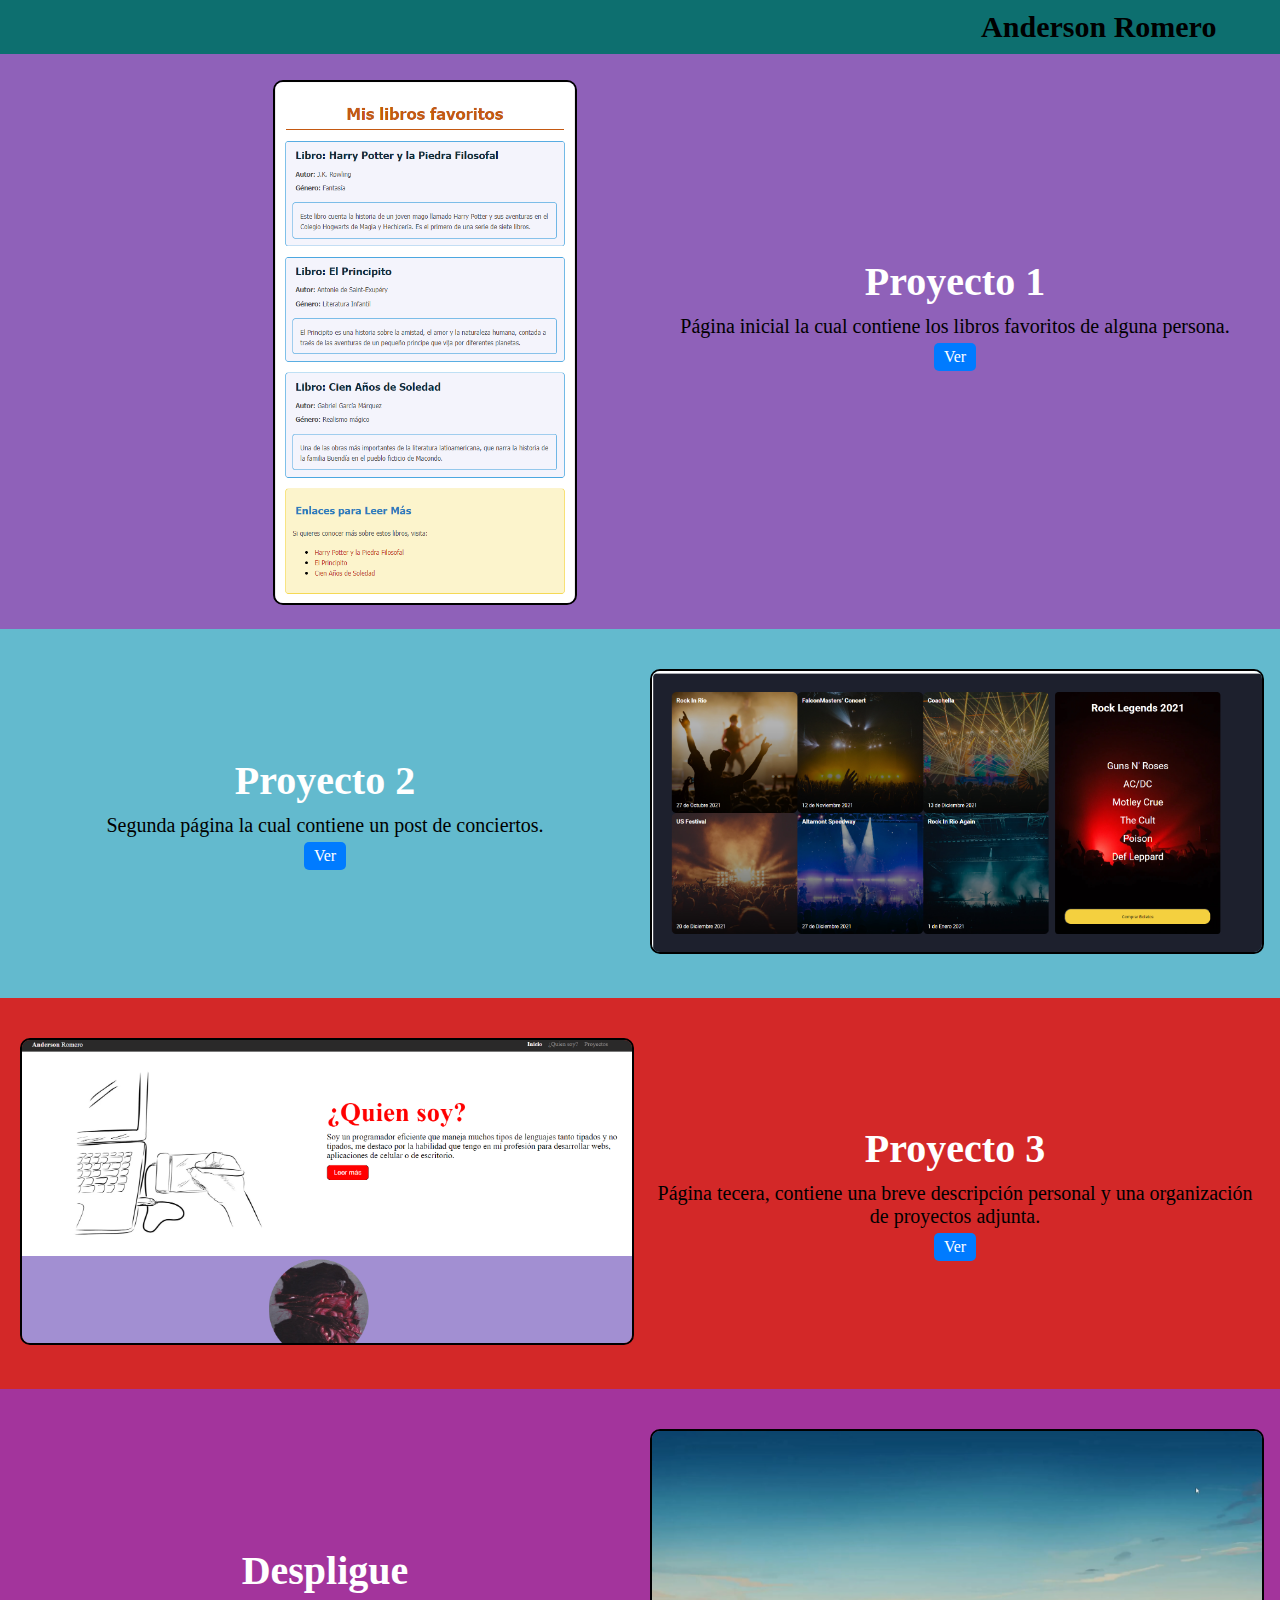
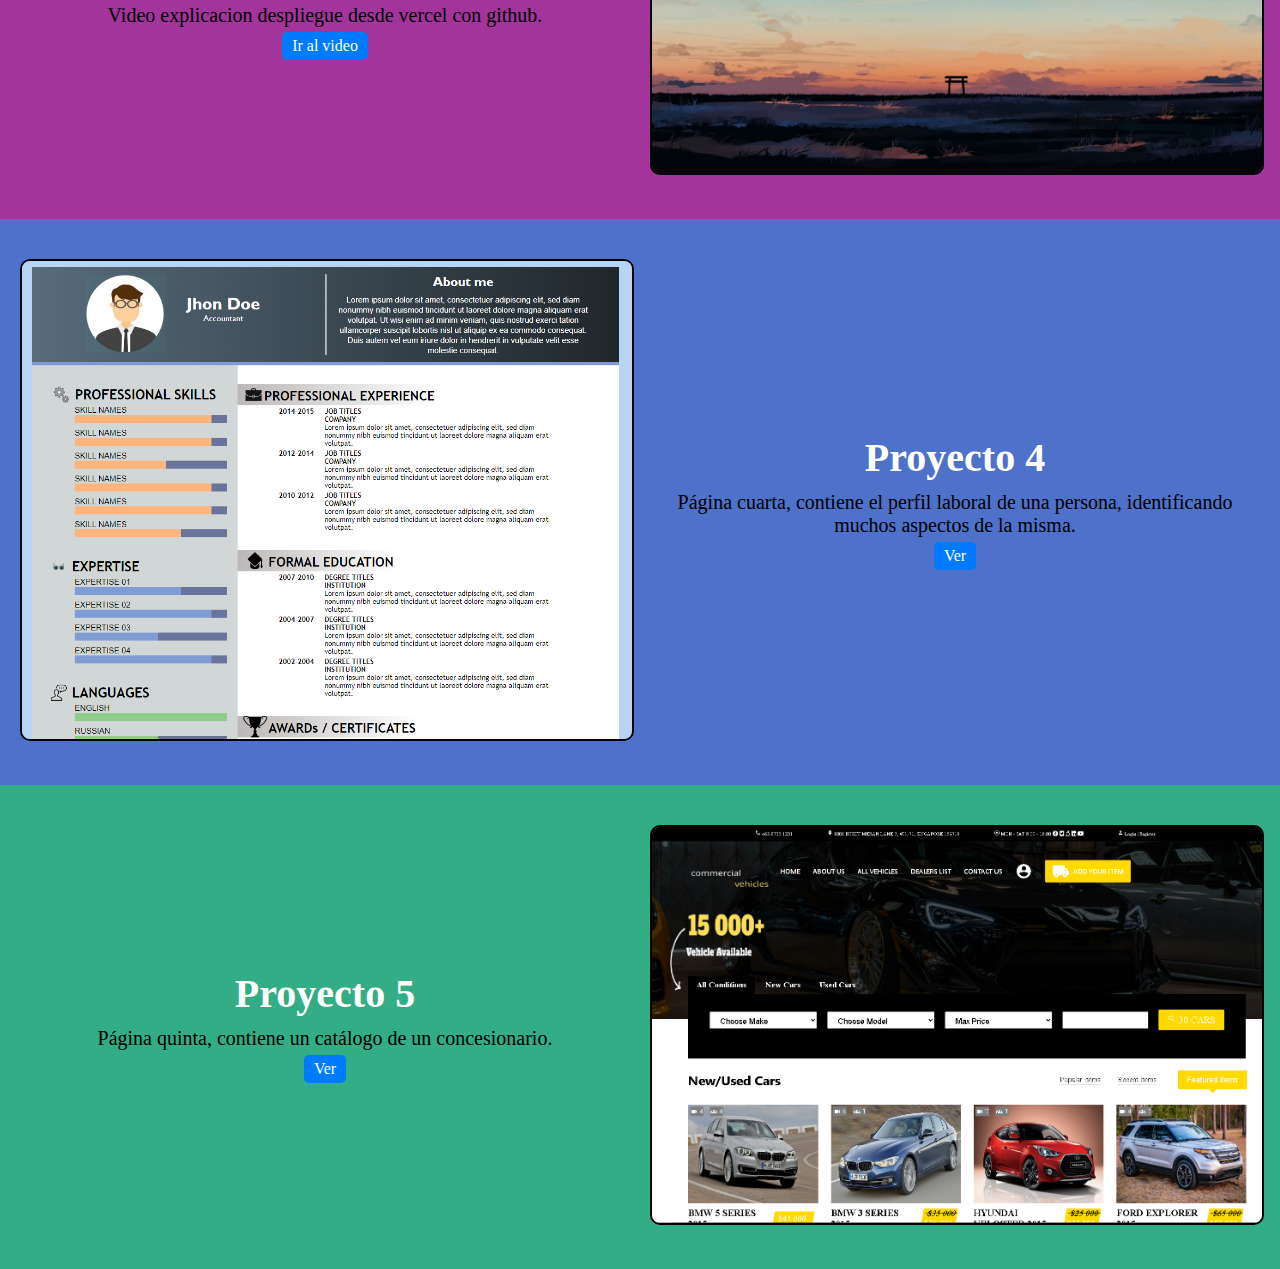
<file: index.html>
<!DOCTYPE html>
<html lang="en">

<head>
    <meta charset="UTF-8">
    <meta name="viewport" content="width=device-width, initial-scale=1.0">
    <link rel="stylesheet" href="class4.css">
    <title>Portafolio</title>
</head>

<body>
    <div class="proyectos">
        <div class="banner">
            <h1>Anderson Romero</h1>
        </div>
        <div class="pry1">
            <div>
                <img class="img1" src="img4/libros.png">
            </div>
            <div class="c1">
                <h2>Proyecto 1</h2>
                <p>Página inicial la cual contiene los libros favoritos de alguna persona.</p>
                <a href="/libros/index.html">Ver</a>
            </div>
        </div>
        <div class="pry2">
            <div class="c2">
                <h2>Proyecto 2</h2>
                <p>Segunda página la cual contiene un post de conciertos.</p>
                <a href="/conciertos/index.html">Ver</a>
            </div>
            <div>
                <img class="img2" src="img4/conciertos.png">
            </div>
        </div>
        <div class="pry3">
            <div>
                <img class="img3" src="img4/whois.png">
            </div>
            <div class="c3">
                <h2>Proyecto 3</h2>
                <p>Página tecera, contiene una breve descripción personal y una organización de proyectos adjunta.</p>
                <a href="/quiensoy/index.html">Ver</a>
            </div>
        </div>
        <div class="pry4">
            <div class="c4">
                <h2>Despligue</h2>
                <p>Video explicacion despliegue desde vercel con github.</p>
                <a href="https://www.youtube.com/watch?v=zry2Vpr95h4">Ir al video</a>
            </div>
            <div>
                <img class="miniatura" src="img4/mn.png">
            </div>
        </div>
        <div class="pry5">
            <div>
                <img class="img5" src="img4/perfil.png">
            </div>
            <div class="c5">
                <h2>Proyecto 4</h2>
                <p>Página cuarta, contiene el perfil laboral de una persona, identificando muchos aspectos de la misma.</p>
                <a href="/page jhondoe/page.html">Ver</a>
            </div>
        </div>
        <div class="pry6">
            <div class="c6">
                <h2>Proyecto 5</h2>
                <p>Página quinta, contiene un catálogo de un concesionario.</p>
                <a href="/store/cars.html">Ver</a>
            </div>
            <div>
                <img class="img6" src="img4/store.png">
            </div>
        </div>
    </div>
</body>

</html>
</file>
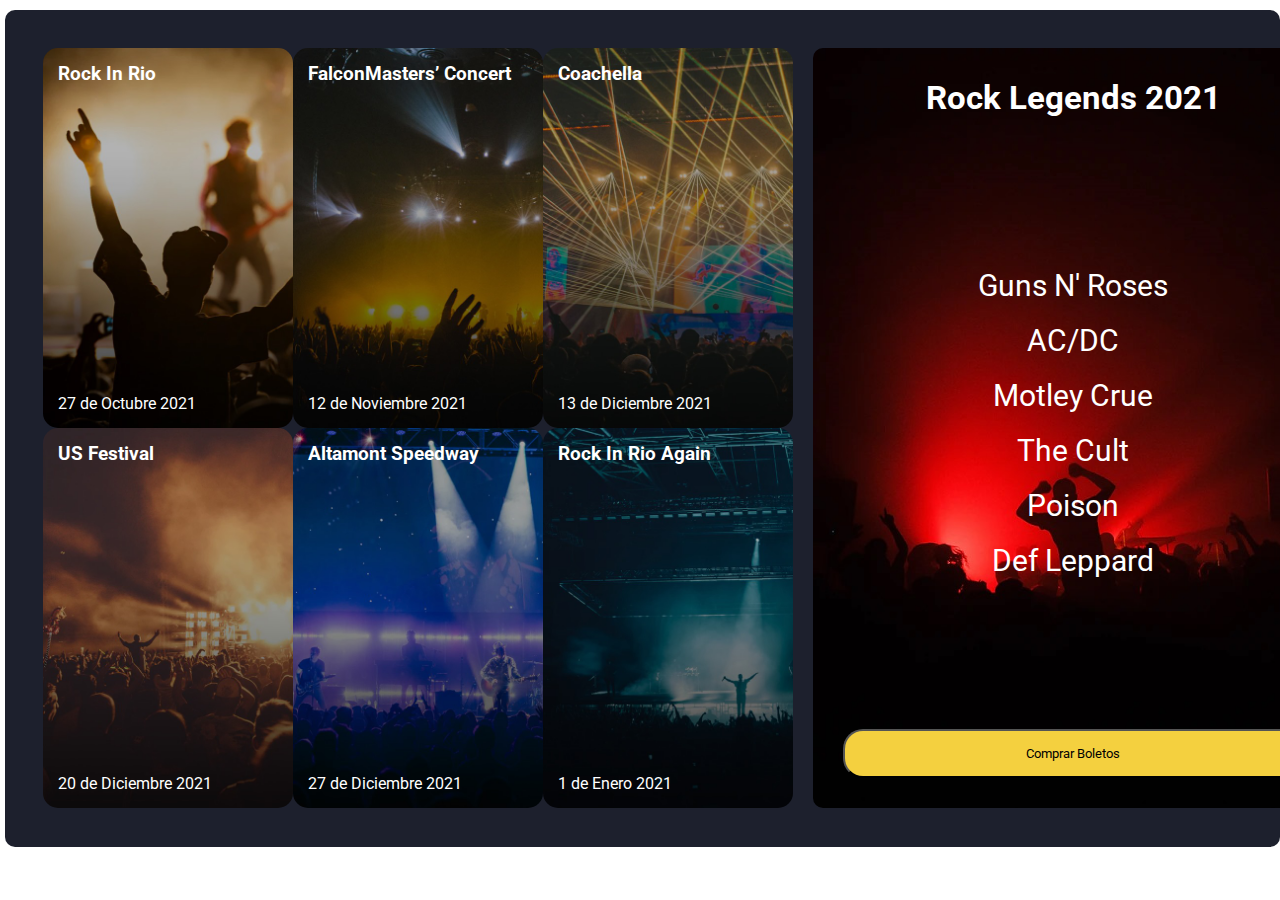
<file: conciertos/index.html>
<!DOCTYPE html>
<html lang="en">
<head>
    <meta charset="UTF-8">
    <meta http-equiv="X-UA-Compatible" content="IE=edge">
    <meta name="viewport" content="width=device-width, initial-scale=1.0">
    <link rel="preconnect" href="https://fonts.googleapis.com">
    <link rel="preconnect" href="https://fonts.gstatic.com" crossorigin>
    <link href="https://fonts.googleapis.com/css2?family=Roboto:wght@400;700&display=swap" rel="stylesheet"> 
    <link rel="stylesheet" href="class2.css">
    <title>Flexbox vs CSS Grid</title>
</head>
<body>
    <div class="contenedor">
        <div class="contenedor-conciertos">
            <div class="card" style="background-image: url('./img/1.jpg')">
                <div class="textos">
                    <h3>Rock In Rio</h3>
                    <p>27 de Octubre 2021</p>
                </div>
            </div>
            <div class="card" style="background-image: url('./img/2.jpg')">
                <div class="textos">
                    <h3>FalconMasters’ Concert</h3>
                    <p>12 de Noviembre 2021</p>
                </div>
            </div>
            <div class="card" style="background-image: url('./img/3.jpg')">
                <div class="textos">
                    <h3>Coachella</h3>
                    <p>13 de Diciembre 2021</p>
                </div>
            </div>

            <div class="card" style="background-image: url('./img/4.jpg')">
                <div class="textos">
                    <h3>US Festival</h3>
                    <p>20 de Diciembre 2021</p>
                </div>
            </div>
            <div class="card" style="background-image: url('./img/5.jpg')">
                <div class="textos">
                    <h3>Altamont Speedway</h3>
                    <p>27 de Diciembre 2021</p>
                </div>
            </div>
            <div class="card" style="background-image: url('./img/6.jpg')">
                <div class="textos">
                    <h3>Rock In Rio Again</h3>
                    <p>1 de Enero 2021</p>
                </div>
            </div>
        </div>

        <div class="banner" style="background-image: url('./img/banner.jpg')">
            <h1>Rock Legends 2021</h1>
            <ul>
                <li>Guns N' Roses</li>
                <li>AC/DC</li>
                <li>Motley Crue</li>
                <li>The Cult</li>
                <li>Poison</li>
                <li>Def Leppard</li>
            </ul>
            <button class="boton">Comprar Boletos</button>
        </div>
    </div>
</body>
</html>
</file>
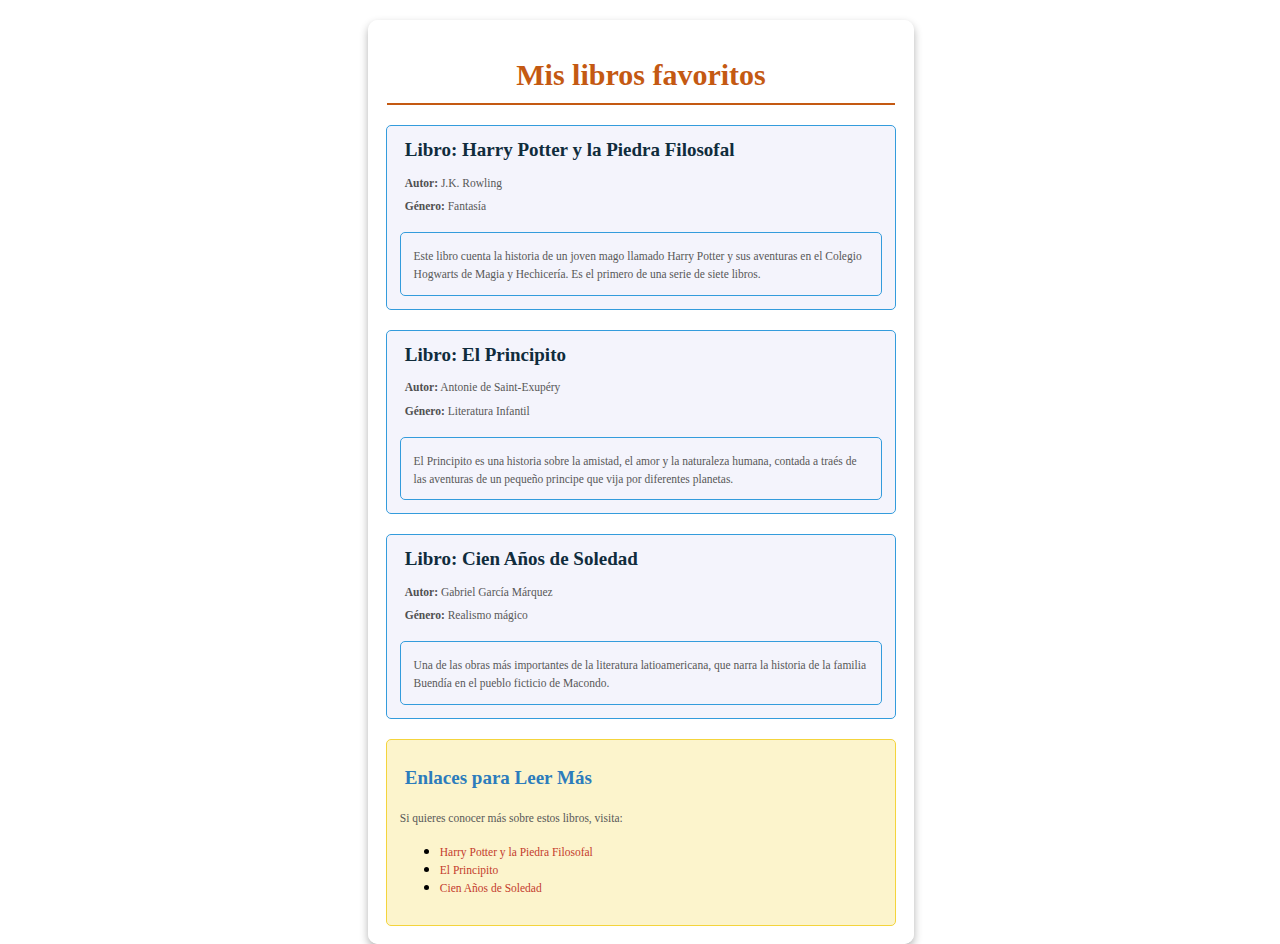
<file: libros/index.html>
<!DOCTYPE html>
<html lang="en">

<head>
    <meta charset="UTF-8">
    <title>Page</title>
    <link rel="stylesheet" href="class1.css" />
</head>

<body>
    <form action="td">
        <h1>Mis libros favoritos</h1>
        <fieldset></fieldset>
        <fieldset></fieldset>
        <div>
            <h2>Libro: Harry Potter y la Piedra Filosofal</h2>
            <p>Autor:<p1> J.K. Rowling</p1>
            </p>
            <p>Género:<p1> Fantasía</p1>
            </p>
            <div>
                
                <p1>Este libro cuenta la historia de un joven mago llamado Harry Potter y sus aventuras en el Colegio
                    Hogwarts de Magia y Hechicería. Es el primero de una serie de siete libros.</p1>
            </div>
        </div>
        <div>
            <h2>Libro: El Principito</h2>
            <p>Autor:<p1> Antonie de Saint-Exupéry</p1>
            </p>
            <p>Género:<p1> Literatura Infantil</p1>
            </p>
            <div>
                <p1>El Principito es una historia sobre la amistad, el amor y la naturaleza humana, contada a traés de
                    las aventuras de un pequeño principe que vija por diferentes planetas.</p1>
            </div>
        </div>
        <div>
            <h2>Libro: Cien Años de Soledad</h2>
            <p>Autor:<p1> Gabriel García Márquez</p1>
            </p>
            <p>Género:<p1> Realismo mágico</p1>
            </p>
            <div>
                <p1>Una de las obras más importantes de la literatura latioamericana, que narra la historia de la
                    familia Buendía en el pueblo ficticio de Macondo.</p1>
            </div>
        </div>
        <section>
            <h3>Enlaces para Leer Más</h3>
            <p1>Si quieres conocer más sobre estos libros, visita:</p1>
            <ul>
                <li><a href="https://es.wikipedia.org/wiki/Harry_Potter_y_la_piedra_filosofal"><p2>Harry Potter y la Piedra Filosofal </a></p2></li>
                <li><a href="https://es.wikipedia.org/wiki/El_principito"><p2>El Principito</a></p2></li>
                <li><a href="https://es.wikipedia.org/wiki/Cien_a%C3%B1os_de_soledad"><p2>Cien Años de Soledad</a></p2></li>
            </ul>
        </section>
    </form>
</body>

</html>
</file>
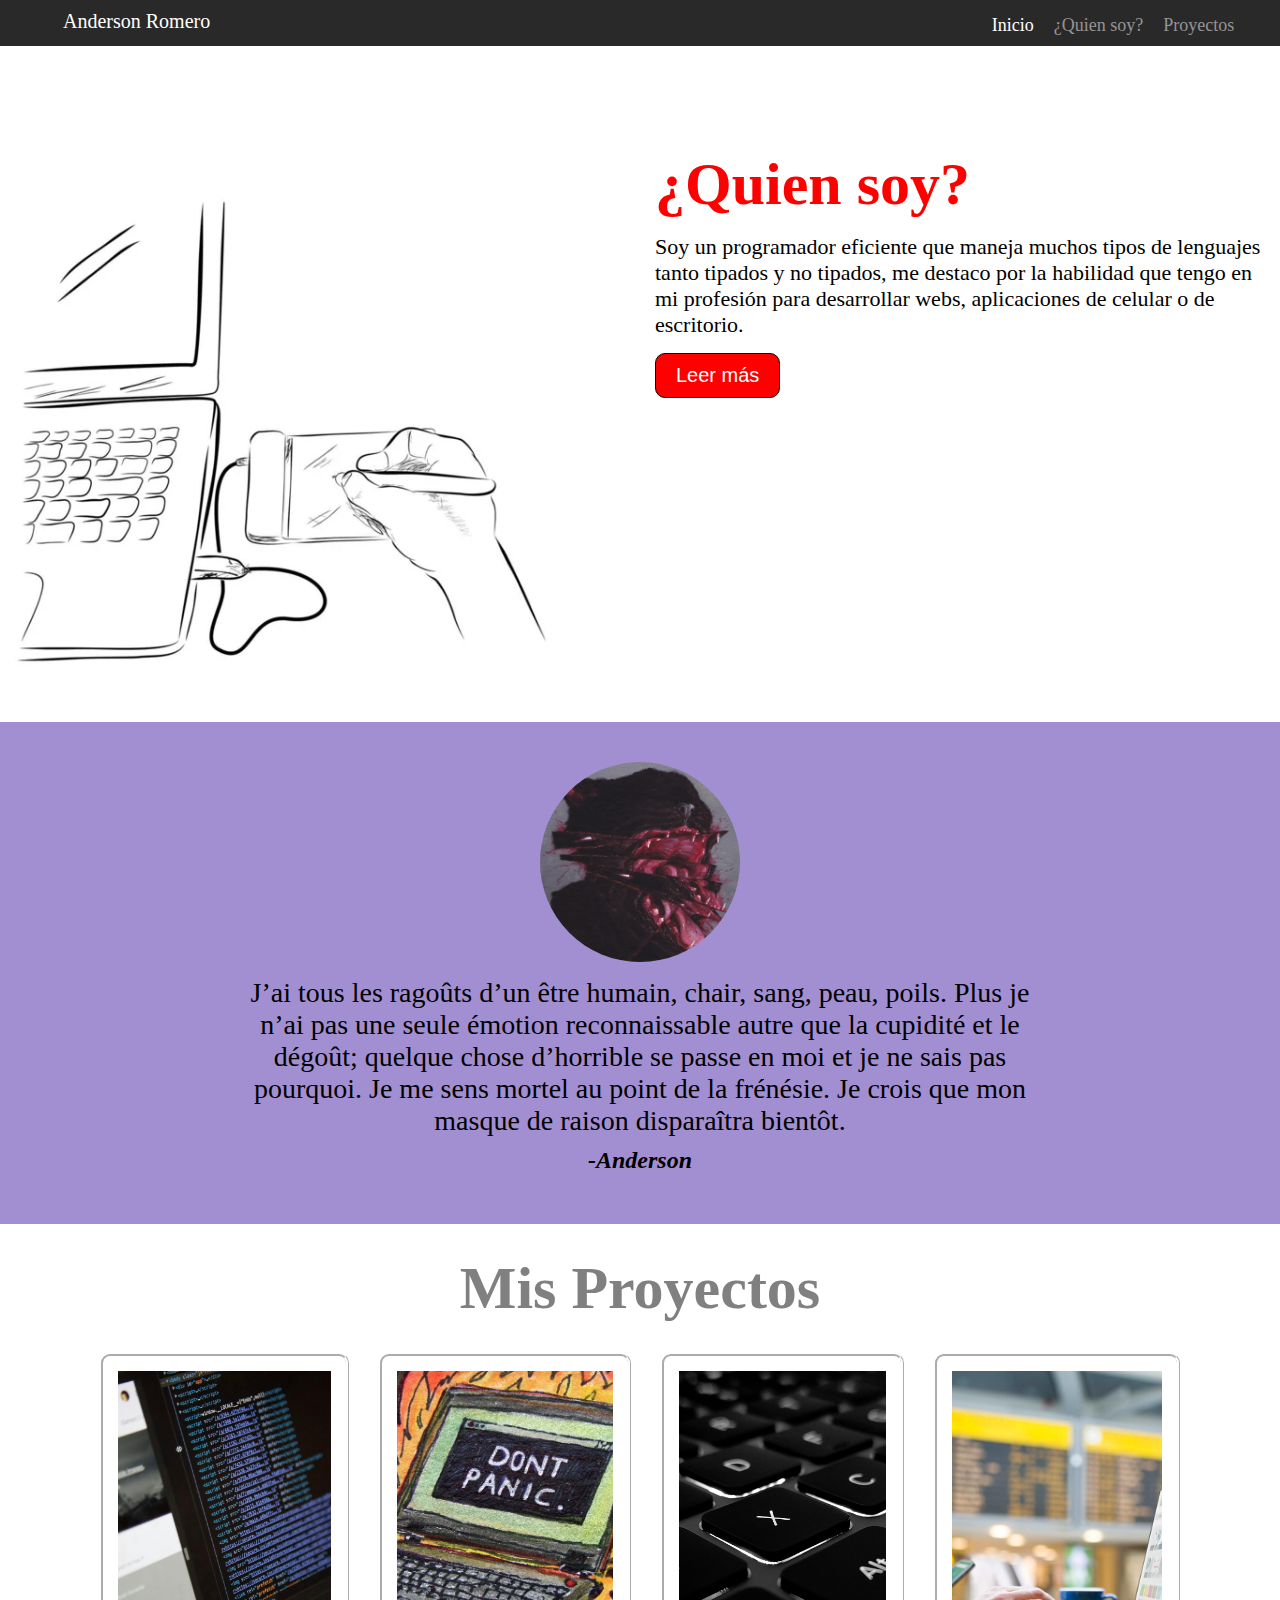
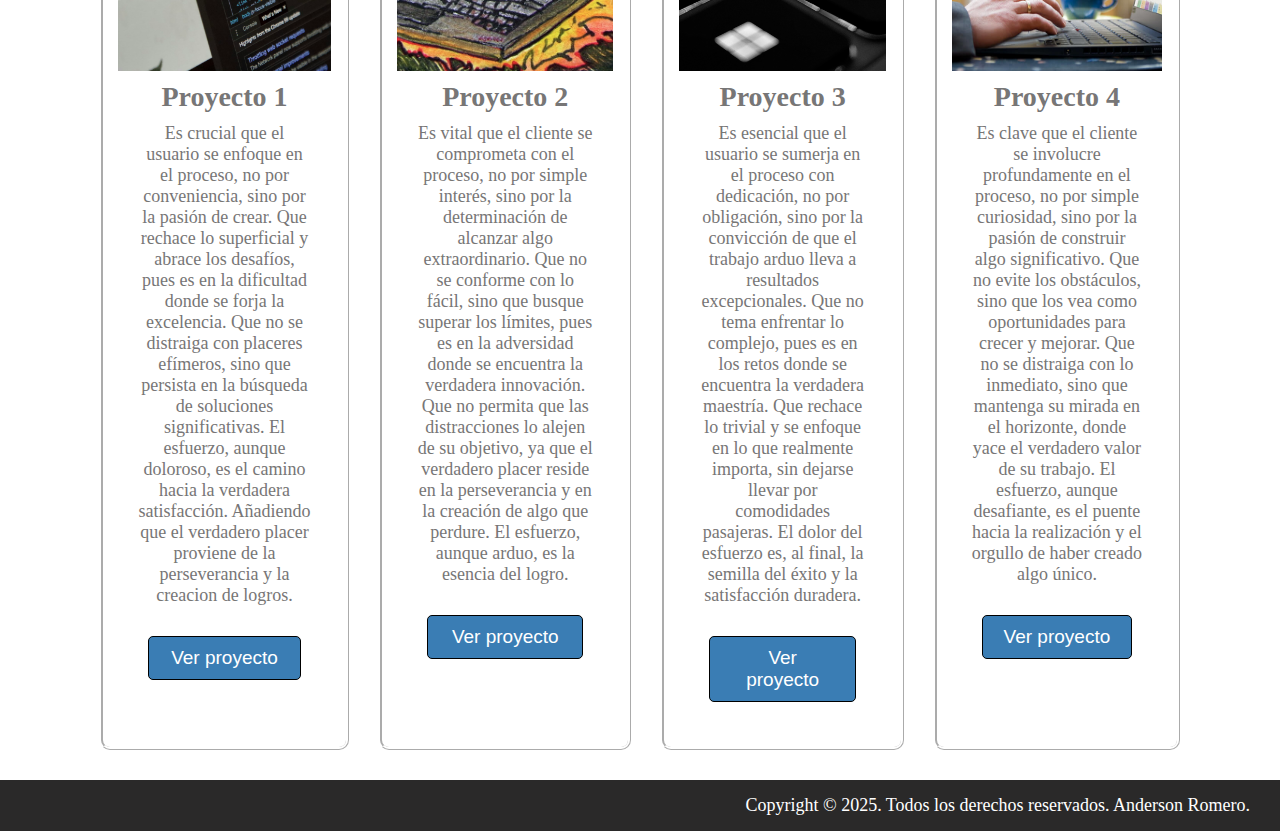
<file: quiensoy/index.html>
<!DOCTYPE html>
<html lang="en">
    <head>
        <meta charset="UTF-8">
        <meta name="viewport" content="width=device-width, initial-scale=1.0">
        <link rel="stylesheet" href="class3.css">
        <title>Proyect Personal</title>
    </head>
    <body>
        <div class="contenedor">
            <div class="banner">
                <div class="name">
                <h1><strong>Anderson</strong> Romero</h1>
                </div>
                <div class="words">
                <h2 class="inicio"><strong>Inicio</strong></h2>
                <h2>¿Quien soy?</h2>
                <h2>Proyectos</h2>
                </div>
            </div>
            <div class="who">
                <div>
                <img  class="imagen1" src="img3/img1.jpg">
                </div>
                <div class="texto">
                <h3>¿Quien soy?</h3>
                <p>Soy un programador eficiente que maneja muchos tipos de lenguajes tanto tipados y no tipados, me destaco por la habilidad que tengo en mi profesión para desarrollar webs, aplicaciones de celular o de escritorio.</p>
                <button class="boton1">Leer más</button>
                </div>
            </div>
            <div class="phrase">
                <img class="imagen2" src="img3/img2.jpg">
                <div class="texto1">
                    <p1>J’ai tous les ragoûts d’un être humain, chair, sang, peau, poils. Plus je n’ai pas une seule émotion reconnaissable autre que la cupidité et le dégoût; quelque chose d’horrible se passe en moi et je ne sais pas pourquoi. Je me sens mortel au point de la frénésie. Je crois que mon masque de raison disparaîtra bientôt.</p1>
                    <h4>-Anderson</h4>
                </div>
            </div>
            <div class="proyects">
                <h5>Mis Proyectos</h5>
                <div class="prs">
                    <div class="pr1">
                    <img class="imagen3" src="img3/img3.jpg">
                    <h6>Proyecto 1</h6>
                    <p2>Es crucial que el usuario se enfoque en el proceso, no por conveniencia, sino por la pasión de crear. Que rechace lo superficial y abrace los desafíos, pues es en la dificultad donde se forja la excelencia. Que no se distraiga con placeres efímeros, sino que persista en la búsqueda de soluciones significativas. El esfuerzo, aunque doloroso, es el camino hacia la verdadera satisfacción. Añadiendo que el verdadero placer proviene de la perseverancia y la creacion de logros.</p2>
                    <button class="boton2">Ver proyecto</button>
                    </div>
                    <div class="pr2">
                    <img class="imagen4" src="img3/img4.jpg">
                    <h6>Proyecto 2</h6>
                    <p2>Es vital que el cliente se comprometa con el proceso, no por simple interés, sino por la determinación de alcanzar algo extraordinario. Que no se conforme con lo fácil, sino que busque superar los límites, pues es en la adversidad donde se encuentra la verdadera innovación. Que no permita que las distracciones lo alejen de su objetivo, ya que el verdadero placer reside en la perseverancia y en la creación de algo que perdure. El esfuerzo, aunque arduo, es la esencia del logro.</p2>
                    <button class="boton2">Ver proyecto</button>
                    </div>
                    <div class="pr3">
                    <img class="imagen5" src="img3/img5.jpg">
                    <h6>Proyecto 3</h6>
                    <p2>Es esencial que el usuario se sumerja en el proceso con dedicación, no por obligación, sino por la convicción de que el trabajo arduo lleva a resultados excepcionales. Que no tema enfrentar lo complejo, pues es en los retos donde se encuentra la verdadera maestría. Que rechace lo trivial y se enfoque en lo que realmente importa, sin dejarse llevar por comodidades pasajeras. El dolor del esfuerzo es, al final, la semilla del éxito y la satisfacción duradera.</p2>
                    <button class="boton2">Ver proyecto</button>
                    </div>
                    <div class="pr4">
                    <img class="imagen6" src="img3/img6.jpg">
                    <h6>Proyecto 4</h6>
                    <p2>Es clave que el cliente se involucre profundamente en el proceso, no por simple curiosidad, sino por la pasión de construir algo significativo. Que no evite los obstáculos, sino que los vea como oportunidades para crecer y mejorar. Que no se distraiga con lo inmediato, sino que mantenga su mirada en el horizonte, donde yace el verdadero valor de su trabajo. El esfuerzo, aunque desafiante, es el puente hacia la realización y el orgullo de haber creado algo único.</p2>
                    <button class="boton2">Ver proyecto</button>
                    </div>
                </div>
            </div>
            <div class="banner1">
                <h7>Copyright © 2025. Todos los derechos reservados. Anderson Romero.</h7>
            </div>
        </div>
    </body>
</html>
</file>
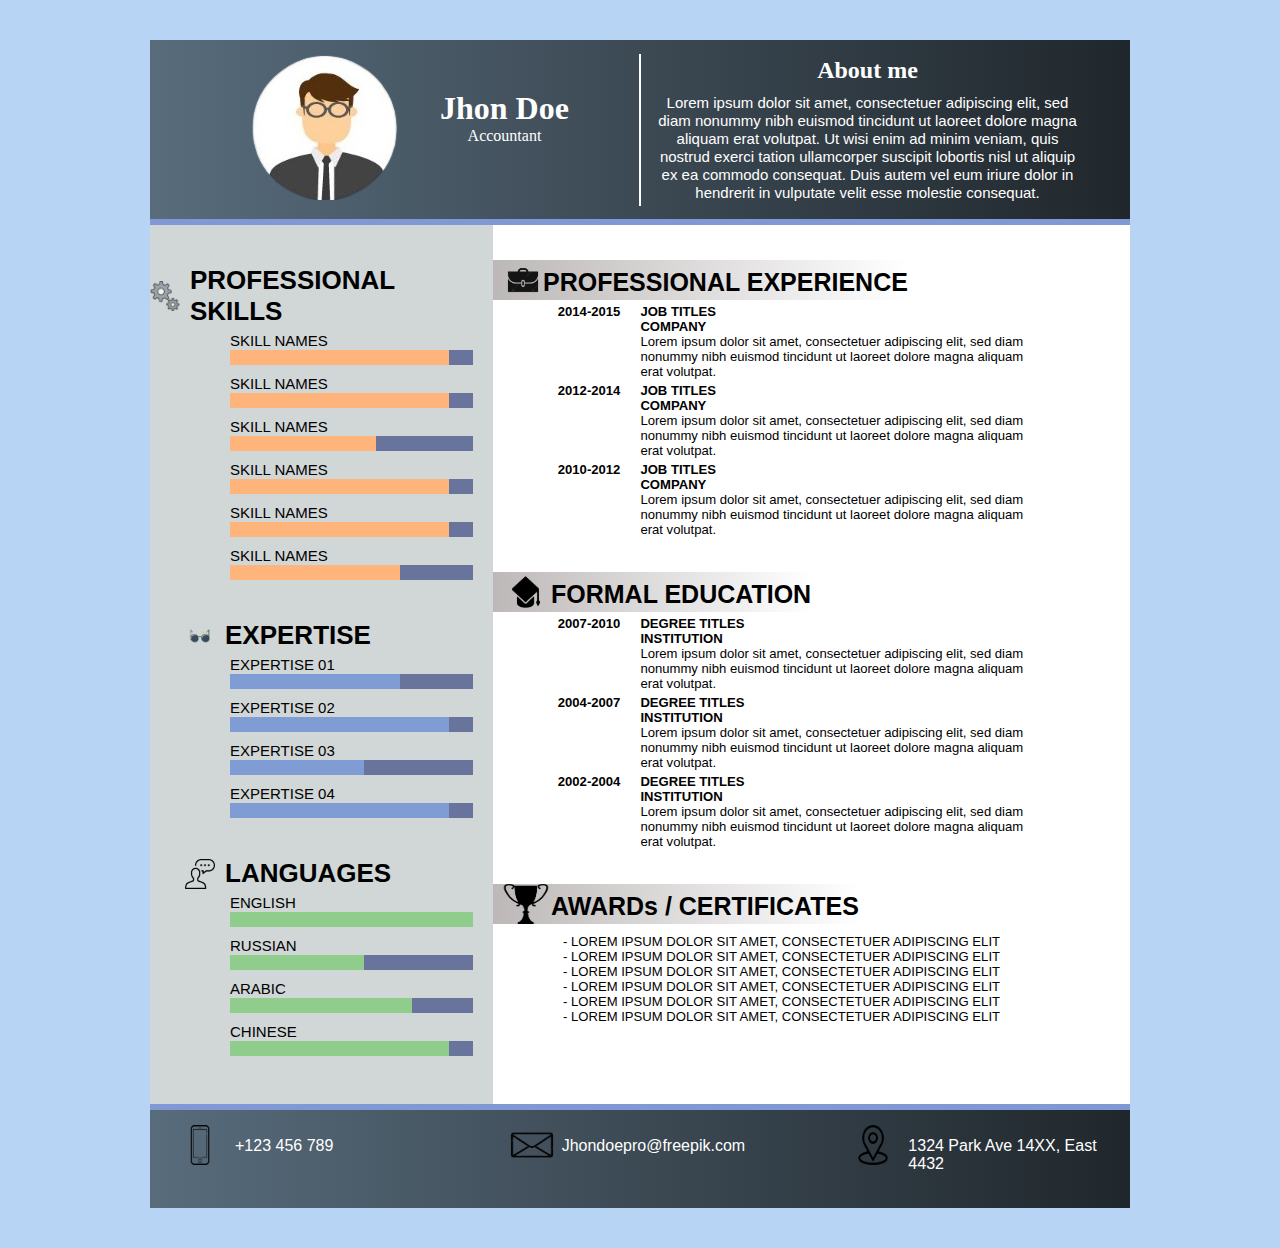
<file: page jhondoe/page.html>
<!DOCTYPE html>
<html lang="en">

<head>
    <meta charset="UTF-8">
    <meta name="viewport" content="width=device-width, initial-scale=1.0">
    <link rel="stylesheet" href="page.css">
    <title>Page</title>
</head>

<body>
    <div class="page">
        <div class="espacio2"> </div>

        <div class="banner">
            <div class="avt">
                <div class="img1">
                    <img src="imgs/avatar.png" alt="avatar">
                </div>
                <div class="p">
                    <h1>Jhon Doe</h1>
                    <p>Accountant</p>
                </div>
            </div>
            <div class="linea">
            </div>
            <div class="about">
                <h2>About me</h2>
                <p1>Lorem ipsum dolor sit amet, consectetuer adipiscing elit, sed diam nonummy nibh euismod
                    tincidunt ut laoreet dolore magna aliquam erat volutpat. Ut wisi enim ad minim veniam, quis
                    nostrud exerci tation ullamcorper suscipit lobortis nisl ut aliquip ex ea commodo consequat.
                    Duis autem vel eum iriure dolor in hendrerit in vulputate velit esse molestie consequat.</p1>
            </div>
        </div>

        <div class="lineaazul"></div>
        <div class="allb">
            <div class="ap1">
                <div class="prf1">
                    <div class="prf">
                        <img class="img2" src="imgs/engran.png" alt="engranaje">
                        <h3>PROFESSIONAL SKILLS</h3>
                    </div>
                    <div class="barra1">
                        <p1>SKILL NAMES</p1>
                        <div class="bar-container">
                            <div class="bar" style="width: 90%; background-color: #feb47b;"></div>
                        </div>
                        <p1>SKILL NAMES</p1>
                        <div class="bar-container">
                            <div class="bar" style="width: 90%; background-color: #feb47b;"></div>
                        </div>
                        <p1>SKILL NAMES</p1>
                        <div class="bar-container">
                            <div class="bar" style="width: 60%; background-color: #feb47b;"></div>
                        </div>
                        <p1>SKILL NAMES</p1>
                        <div class="bar-container">
                            <div class="bar" style="width: 90%; background-color: #feb47b;"></div>
                        </div>
                        <p1>SKILL NAMES</p1>
                        <div class="bar-container">
                            <div class="bar" style="width: 90%; background-color: #feb47b;"></div>
                        </div>
                        <p1>SKILL NAMES</p1>
                        <div class="bar-container">
                            <div class="bar" style="width: 70%; background-color: #feb47b;"></div>
                        </div>
                    </div>
                </div>
                <div class="prf2">
                    <div class="prf22">
                        <img class="img2" src="imgs/gafas.png" alt="engranaje">
                        <h3>EXPERTISE</h3>
                    </div>
                    <div class="barra2">
                        <p1>EXPERTISE 01</p1>
                        <div class="bar-container">
                            <div class="bar" style="width: 70%; background-color: #809cd4;"></div>
                        </div>
                        <p1>EXPERTISE 02</p1>
                        <div class="bar-container">
                            <div class="bar" style="width: 90%; background-color: #809cd4;"></div>
                        </div>
                        <p1>EXPERTISE 03</p1>
                        <div class="bar-container">
                            <div class="bar" style="width: 55%; background-color: #809cd4;"></div>
                        </div>
                        <p1>EXPERTISE 04</p1>
                        <div class="bar-container">
                            <div class="bar" style="width: 90%; background-color: #809cd4;"></div>
                        </div>
                    </div>
                </div>
                <div class="prf2">
                    <div class="prf22">
                        <img class="img3" src="imgs/burbuj.png" alt="engranaje">
                        <h3>LANGUAGES</h3>
                    </div>
                    <div class="barra2">
                        <p1>ENGLISH</p1>
                        <div class="bar-container">
                            <div class="bar" style="width: 100%; background-color: #90cc8c;"></div>
                        </div>
                        <p1>RUSSIAN</p1>
                        <div class="bar-container">
                            <div class="bar" style="width: 55%; background-color: #90cc8c;"></div>
                        </div>
                        <p1>ARABIC</p1>
                        <div class="bar-container">
                            <div class="bar" style="width: 75%; background-color: #90cc8c;"></div>
                        </div>
                        <p1>CHINESE</p1>
                        <div class="bar-container">
                            <div class="bar" style="width: 90%; background-color: #90cc8c;"></div>
                        </div>
                    </div>
                </div>
            </div>
            <div class="ap2">
                <div class="est">
                    <div class="prf0">
                        <div class="texto-degradado">
                            <img class="img4" src="imgs/maletin.png" alt="engranaje">
                            <h3>PROFESSIONAL EXPERIENCE</h3>
                        </div>
                    </div>
                    <div class="an">
                        <div class="años">
                            <h4>2014-2015</h4>
                        </div>
                        <div class="text">
                            <h4>JOB TITLES </h4>
                            <h4>COMPANY</h4>
                            <p2>Lorem ipsum dolor sit amet, consectetuer adipiscing elit, sed diam nonummy nibh
                                euismod tincidunt ut laoreet dolore magna aliquam erat volutpat.</p2>
                        </div>
                    </div>
                    <div class="an">
                        <div class="años">
                            <h4>2012-2014</h4>
                        </div>
                        <div class="text">
                            <h4>JOB TITLES </h4>
                            <h4>COMPANY</h4>
                            <p2>Lorem ipsum dolor sit amet, consectetuer adipiscing elit, sed diam nonummy nibh
                                euismod tincidunt ut laoreet dolore magna aliquam erat volutpat.</p2>
                        </div>
                    </div>
                    <div class="an">
                        <div class="años">
                            <h4>2010-2012</h4>
                        </div>
                        <div class="text">
                            <h4>JOB TITLES </h4>
                            <h4>COMPANY</h4>
                            <p2>Lorem ipsum dolor sit amet, consectetuer adipiscing elit, sed diam nonummy nibh
                                euismod tincidunt ut laoreet dolore magna aliquam erat volutpat.</p2>
                        </div>
                    </div>
                </div>
                <div class="est">
                    <div class="prf0">
                        <div class="texto-degradado">
                            <img class="img5" src="imgs/birrete.png" alt="engranaje">
                            <h3>FORMAL EDUCATION</h3>
                        </div>
                    </div>
                    <div class="an">
                        <div class="años">
                            <h4>2007-2010</h4>
                        </div>
                        <div class="text">
                            <h4>DEGREE TITLES </h4>
                            <h4>INSTITUTION</h4>
                            <p2>Lorem ipsum dolor sit amet, consectetuer adipiscing elit, sed diam nonummy nibh
                                euismod tincidunt ut laoreet dolore magna aliquam erat volutpat.</p2>
                        </div>
                    </div>
                    <div class="an">
                        <div class="años">
                            <h4>2004-2007</h4>
                        </div>
                        <div class="text">
                            <h4>DEGREE TITLES </h4>
                            <h4>INSTITUTION</h4>
                            <p2>Lorem ipsum dolor sit amet, consectetuer adipiscing elit, sed diam nonummy nibh
                                euismod tincidunt ut laoreet dolore magna aliquam erat volutpat.</p2>
                        </div>
                    </div>
                    <div class="an">
                        <div class="años">
                            <h4>2002-2004</h4>
                        </div>
                        <div class="text">
                            <h4>DEGREE TITLES </h4>
                            <h4>INSTITUTION</h4>
                            <p2>Lorem ipsum dolor sit amet, consectetuer adipiscing elit, sed diam nonummy nibh
                                euismod tincidunt ut laoreet dolore magna aliquam erat volutpat.</p2>
                        </div>
                    </div>

                </div>
                <div class="est">
                    <div class="prf0">
                        <div class="texto-degradado">
                            <img class="img5" src="imgs/trofeo.png" alt="engranaje">
                            <h3>AWARDs / CERTIFICATES</h3>
                        </div>
                    </div>
                    <div class="an1">
                        <p2>- LOREM IPSUM DOLOR SIT AMET, CONSECTETUER ADIPISCING ELIT</p2>
                        <p2>- LOREM IPSUM DOLOR SIT AMET, CONSECTETUER ADIPISCING ELIT</p2>
                        <p2>- LOREM IPSUM DOLOR SIT AMET, CONSECTETUER ADIPISCING ELIT</p2>
                        <p2>- LOREM IPSUM DOLOR SIT AMET, CONSECTETUER ADIPISCING ELIT</p2>
                        <p2>- LOREM IPSUM DOLOR SIT AMET, CONSECTETUER ADIPISCING ELIT</p2>
                        <p2>- LOREM IPSUM DOLOR SIT AMET, CONSECTETUER ADIPISCING ELIT</p2>
                    </div>
                </div>
                <div class="espacio">
                </div>
            </div>
        </div>
        <div class="lineaazul"></div>
        <div class="ban">
            <div class="contact">
                <img class="img6" src="imgs/celular.png" alt="celuco">
                <p3>+123 456 789</p3>
            </div>
            <div class="email">
                <img class="img7" src="imgs/email.png" alt="celuco">
                <p3>Jhondoepro@freepik.com</p3>
            </div>
            <div class="direction">
                <img class="img8" src="imgs/ubicacion.png" alt="celuco">
                <p3>1324 Park Ave 14XX, East 4432</p3>
            </div>
            <div class="espacio1">
            </div>
        </div>

        <div class="espacio2">

        </div>
    </div>

</body>

</html>
</file>
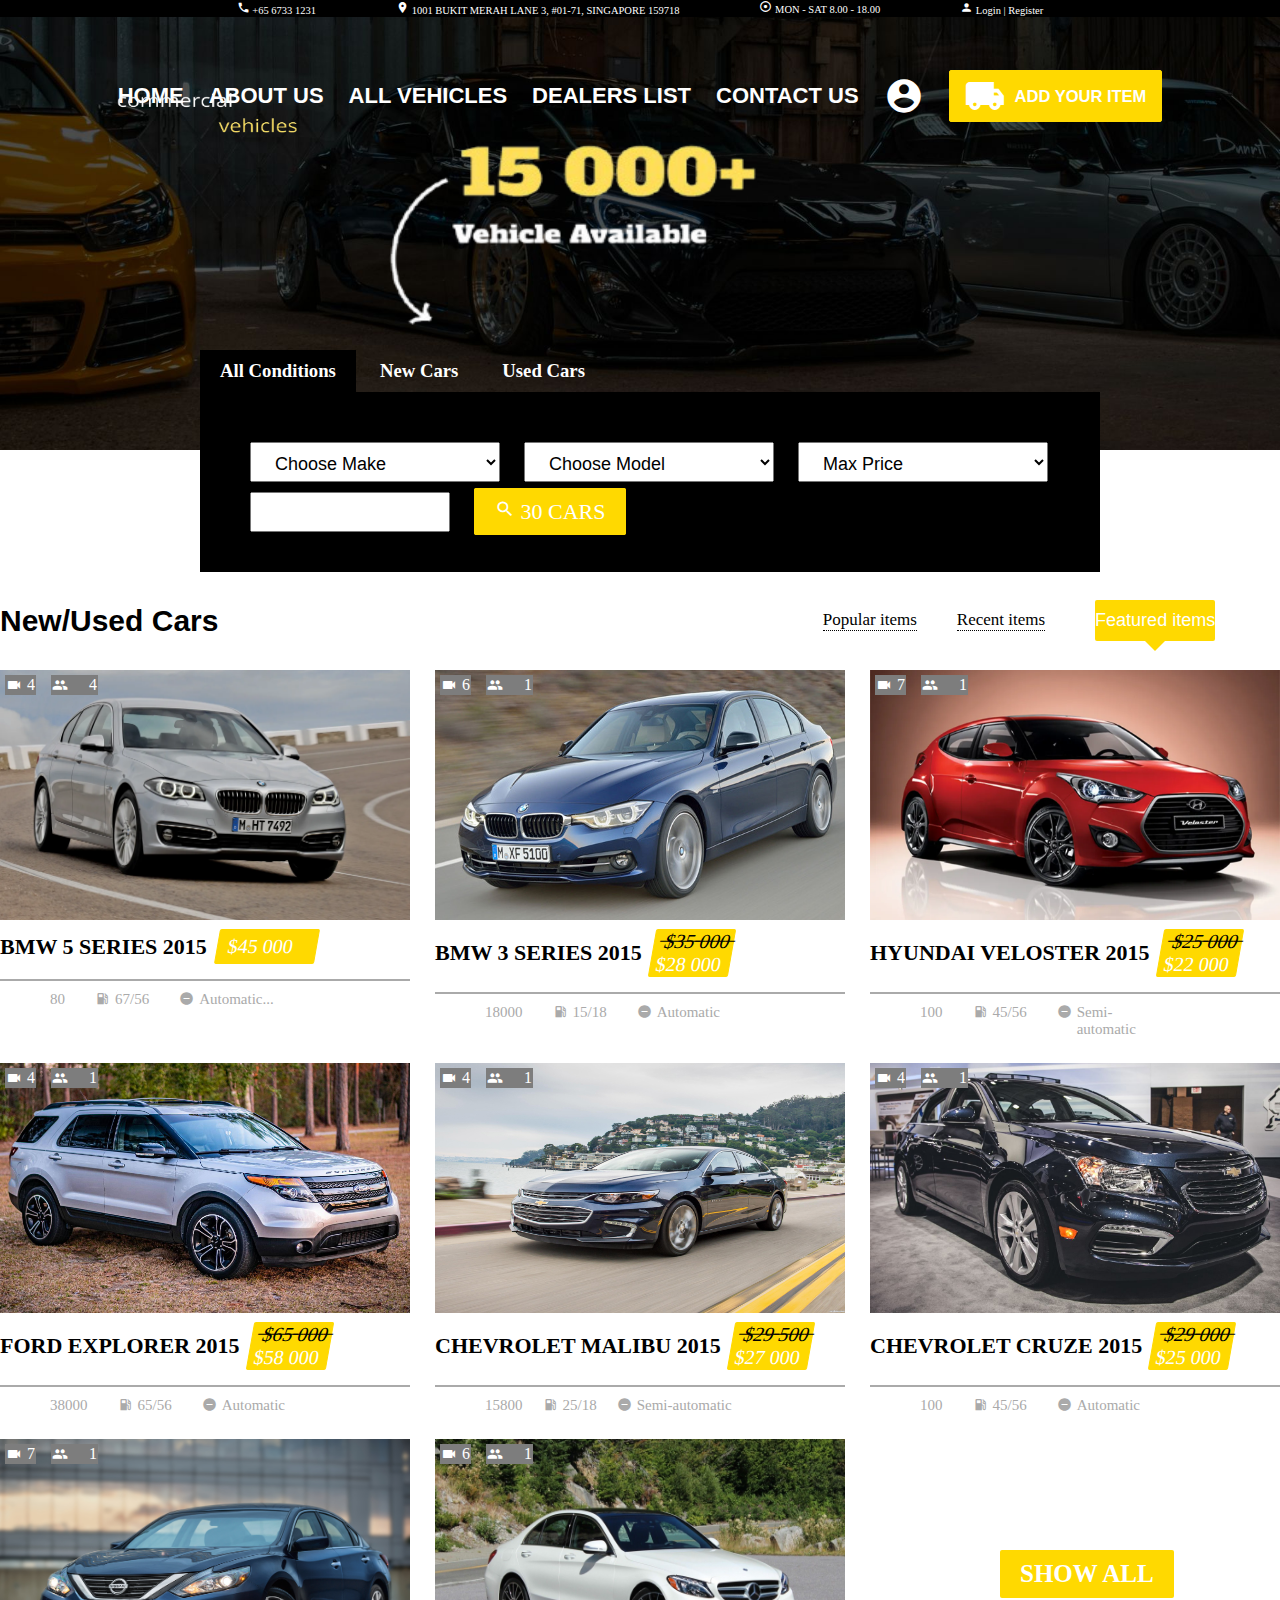
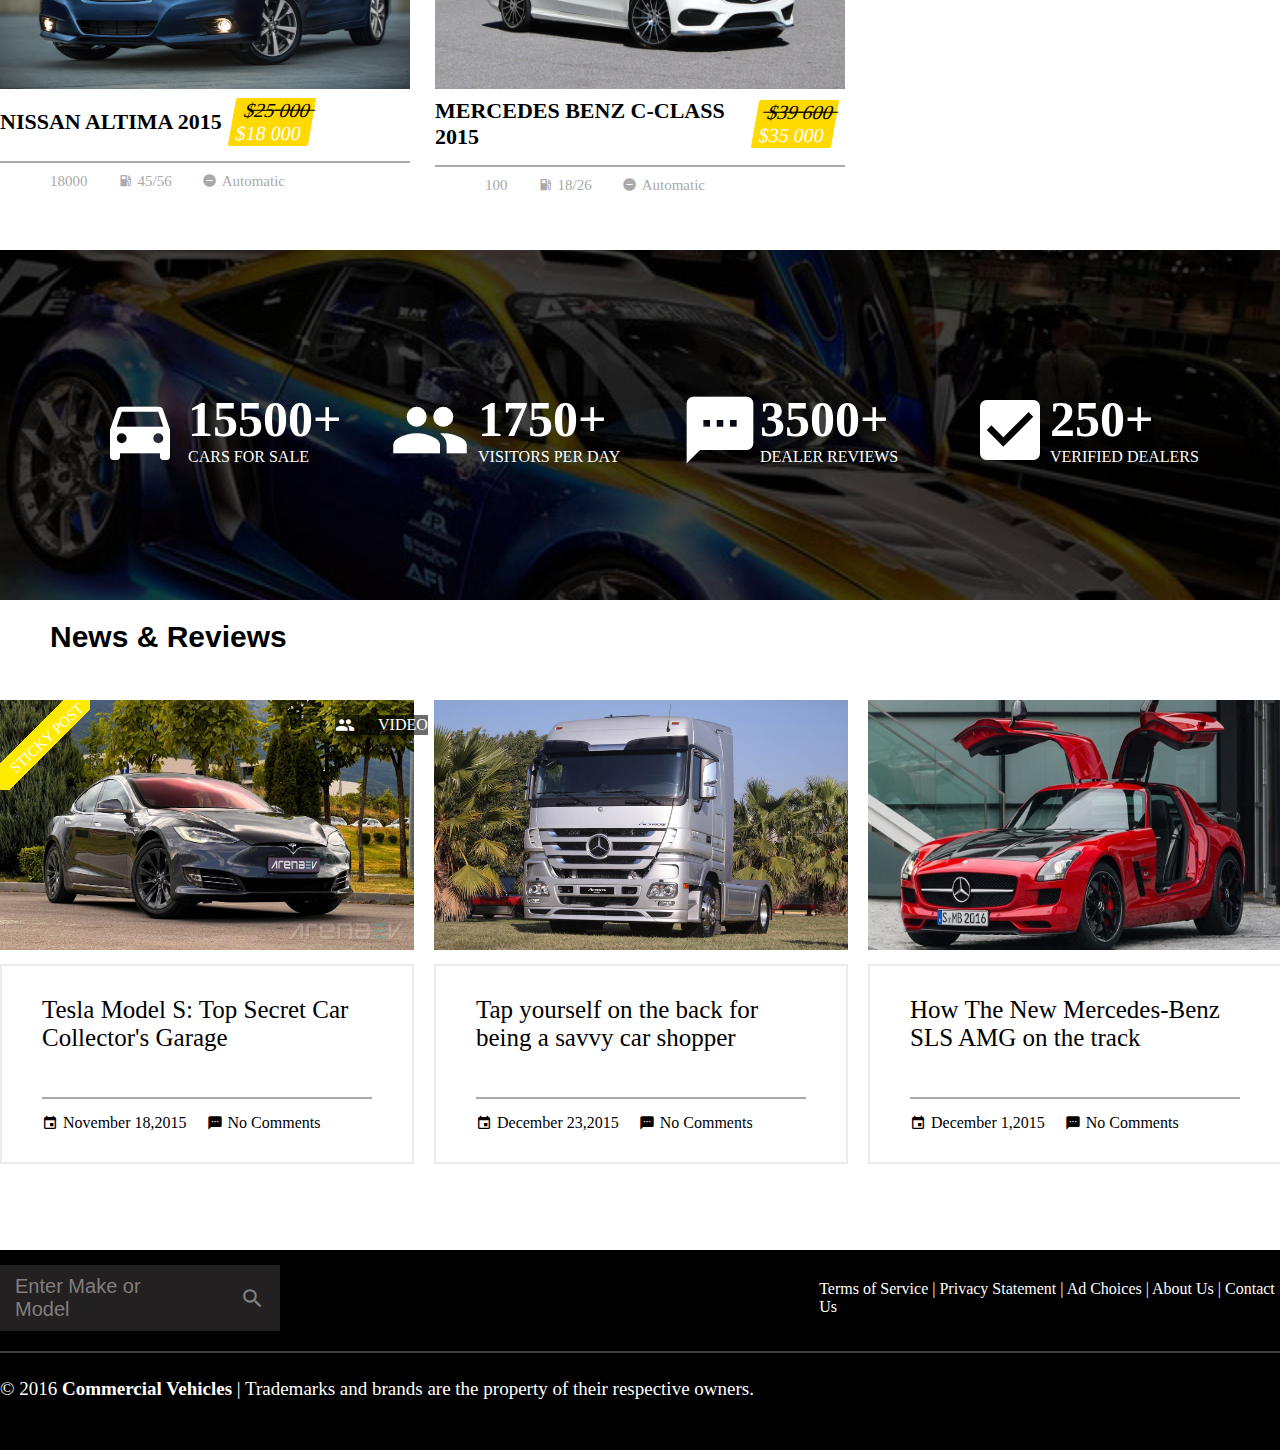
<file: store/cars.html>
<!DOCTYPE html>
<html lang="en">

<head>
    <meta charset="UTF-8">
    <meta name="viewport" content="width=device-width, initial-scale=1.0">
    <link rel="stylesheet" href="cars.css">
    <link rel="stylesheet" href="https://fonts.googleapis.com/icon?family=Material+Icons">
    <link rel="stylesheet" href="https://cdnjs.cloudflare.com/ajax/libs/font-awesome/6.4.0/css/all.min.css"
        integrity="sha512-iecdLmaskl7CVkqkXNQ/ZH/XLlvWZOJyj7Yy7tcenmpD1ypASozpmT/E0iPtmFIB46ZmdtAc9eNBvH0H/ZpiBw=="
        crossorigin="anonymous" referrerpolicy="no-referrer">
    <title>Store</title>
</head>

<body>
    <div class="all">
        <header>
            <div class="banner">
                <p><span class="cel">call</span> +65 6733 1231</p>
                <p><span class="ub">place</span> 1001 BUKIT MERAH LANE 3, #01-71, SINGAPORE 159718</p>
                <p><span class="ad">adjust</span> MON - SAT 8.00 - 18.00 <i class="fa-brands fa-facebook"></i> <i
                        class="fa-brands fa-square-twitter"></i> <i class="fa-brands fa-linux"></i> <i
                        class="fa-brands fa-linkedin"></i> <i class="fa-brands fa-youtube"></i></p>
                <p><span class="log">person</span> Login | Register</p>
            </div>
        </header>
        <section class="catalogo">
            <img class="portada" src="imgs/portada.jpg" alt="portada">
            <div class="banner2">
                <img class="img1" src="imgs/text.png" alt="text">
                <h1>HOME</h1>
                <h1>ABOUT US</h1>
                <h1>ALL VEHICLES</h1>
                <h1>DEALERS LIST</h1>
                <h1>CONTACT US</h1>
                <span class="user">account_circle</span>
                <h2><span class="carro">local_shipping</span> ADD YOUR ITEM</h2>
            </div>
            <img class="img2" src="imgs/textfl.png" alt="texto flecha">

            <div class="contenedor-pestañas">
                <input type="radio" id="tab-all" name="tabs" checked>
                <label for="tab-all">
                    <h3>All Conditions</h3>
                </label>

                <input type="radio" id="tab-new" name="tabs">
                <label for="tab-new">
                    <h3>New Cars</h3>
                </label>

                <input type="radio" id="tab-used" name="tabs">
                <label for="tab-used">
                    <h3>Used Cars</h3>
                </label>

                <div class="listas">
                    <select class="referrer" id="referrer" name="referrer">
                        <option value="">Choose Make</option>
                        <option value="1">Ferrari</option>
                        <option value="2">Eclipse</option>
                        <option value="3">Lamborghini</option>
                        <option value="4">Supra</option>
                    </select>
                    <select class="referrer" id="referrer" name="referrer">
                        <option value="">Choose Model</option>
                        <option value="1">1</option>
                        <option value="2">2</option>
                        <option value="3">3</option>
                        <option value="4">4</option>
                    </select>
                    <select class="referrer" id="referrer" name="referrer">
                        <option value="">Max Price</option>
                        <option value="1">$ 10.000</option>
                        <option value="2">$ 30.000</option>
                        <option value="3">$ 45.000</option>
                        <option value="4">$ 60.000</option>
                    </select>
                    <textarea id="bio" name="bio" rows="3" cols="20" placeholder=""></textarea>
                    <p1><span class="lupa">search</span> 30 CARS</p1>
                </div>
            </div>
        </section>
        <div class="title2">
            <div>
                <h4>New/Used Cars</h4>
            </div>
            <div class="col">
                <p2>Popular items</p2>
                <p2>Recent items</p2>
                <p1 class="pico">Featured items</p1>
            </div>
        </div>
        <div class="grilla">
            <div class="cat1">
                <div class="icons">
                    <p class="en"><span class="cam">videocam</span> 4</p>
                    <p class="en"><span class="per">groups</span> 4</p>
                </div>
                <img class="img3" src="imgs/bm15.jpg" alt="bmw">
                <div class="ds">
                    <h5>BMW 5 SERIES 2015</h5>
                    <p1 class="price">$45 000</p1>
                </div>
                <div class="division"></div>
                <div class="fot">
                    <p class="ho"><span class="pix">pix</span> 80</p>
                    <p class="ho"><span class="bomb">local_gas_station</span> 67/56</p>
                    <p class="ho"><span class="circle">do_not_disturb_on</span> Automatic...</p>
                </div>
            </div>
            <div class="cat2">
                <div class="icons">
                    <p class="en"><span class="cam">videocam</span> 6</p>
                    <p class="en"><span class="per">groups</span> 1</p>
                </div>
                <img class="img3" src="imgs/bm3.jpg" alt="bmw">

                <div class="ds">
                    <h5>BMW 3 SERIES 2015</h5>
                    <p1 class="price1">
                        <p class="price1 color"> ̶$̶3̶5̶ ̶0̶0̶0̶</p>$28 000
                    </p1>
                </div>
                <div class="division"></div>
                <div class="fot">
                    <p class="ho"><span class="pix">pix</span> 18000</p>
                    <p class="ho"><span class="bomb">local_gas_station</span> 15/18</p>
                    <p class="ho"><span class="circle">do_not_disturb_on</span> Automatic</p>
                </div>
            </div>
            <div class="cat3">
                <div class="icons">
                    <p class="en"><span class="cam">videocam</span> 7</p>
                    <p class="en"><span class="per">groups</span> 1</p>
                </div>
                <img class="img3" src="imgs/hv.jpg" alt="bmw">

                <div class="ds">
                    <h5>HYUNDAI VELOSTER 2015</h5>
                    <p1 class="price1">
                        <p class="price1 color"> ̶$̶2̶5̶ ̶0̶0̶0̶</p>$22 000
                    </p1>
                </div>
                <div class="division"></div>
                <div class="fot1">
                    <p class="ho"><span class="pix">pix</span> 100</p>
                    <p class="ho"><span class="bomb">local_gas_station</span> 45/56</p>
                    <p class="ho"><span class="circle">do_not_disturb_on</span> Semi-automatic</p>
                </div>
            </div>
            <div class="cat4">
                <div class="icons">
                    <p class="en"><span class="cam">videocam</span> 4</p>
                    <p class="en"><span class="per">groups</span> 1</p>
                </div>
                <img class="img3" src="imgs/fe.jpg" alt="bmw">

                <div class="ds">
                    <h5>FORD EXPLORER 2015</h5>
                    <p1 class="price1">
                        <p class="price1 color"> ̶$̶6̶5̶ ̶0̶0̶0̶</p>$58 000
                    </p1>
                </div>
                <div class="division"></div>
                <div class="fot">
                    <p class="ho"><span class="pix">pix</span> 38000</p>
                    <p class="ho"><span class="bomb">local_gas_station</span> 65/56</p>
                    <p class="ho"><span class="circle">do_not_disturb_on</span> Automatic</p>
                </div>
            </div>
            <div class="cat5">
                <div class="icons">
                    <p class="en"><span class="cam">videocam</span> 4</p>
                    <p class="en"><span class="per">groups</span> 1</p>
                </div>
                <img class="img3" src="imgs/cm.jpg" alt="bmw">

                <div class="ds">
                    <h5>CHEVROLET MALIBU 2015</h5>
                    <p1 class="price1">
                        <p class="price1 color"> ̶$̶2̶9̶ ̶5̶0̶0̶</p>$27 000
                    </p1>
                </div>
                <div class="division"></div>
                <div class="fot2">
                    <p class="ho"><span class="pix">pix</span> 15800</p>
                    <p class="ho"><span class="bomb">local_gas_station</span> 25/18</p>
                    <p class="ho"><span class="circle">do_not_disturb_on</span> Semi-automatic</p>
                </div>
            </div>
            <div class="cat6">
                <div class="icons">
                    <p class="en"><span class="cam">videocam</span> 4</p>
                    <p class="en"><span class="per">groups</span> 1</p>
                </div>
                <img class="img3" src="imgs/cc.jpg" alt="bmw">

                <div class="ds">
                    <h5>CHEVROLET CRUZE 2015</h5>
                    <p1 class="price1">
                        <p class="price1 color"> ̶$̶2̶9̶ ̶0̶0̶0̶</p>$25 000
                    </p1>
                </div>
                <div class="division"></div>
                <div class="fot">
                    <p class="ho"><span class="pix">pix</span> 100</p>
                    <p class="ho"><span class="bomb">local_gas_station</span> 45/56</p>
                    <p class="ho"><span class="circle">do_not_disturb_on</span> Automatic</p>
                </div>
            </div>
            <div class="cat7">
                <div class="icons">
                    <p class="en"><span class="cam">videocam</span> 7</p>
                    <p class="en"><span class="per">groups</span> 1</p>
                </div>
                <img class="img3" src="imgs/na.jpg" alt="bmw">

                <div class="ds">
                    <h5>NISSAN ALTIMA 2015</h5>
                    <p1 class="price1">
                        <p class="price1 color">$̶2̶5̶ ̶0̶0̶0̶</p>$18 000
                    </p1>
                </div>
                <div class="division"></div>
                <div class="fot">
                    <p class="ho"><span class="pix">pix</span> 18000</p>
                    <p class="ho"><span class="bomb">local_gas_station</span> 45/56</p>
                    <p class="ho"><span class="circle">do_not_disturb_on</span> Automatic</p>
                </div>
            </div>
            <div class="cat8">
                <div class="icons">
                    <p class="en"><span class="cam">videocam</span> 6</p>
                    <p class="en"><span class="per">groups</span> 1</p>
                </div>
                <img class="img3" src="imgs/mb.jpg" alt="bmw">

                <div class="ds">
                    <h5>MERCEDES BENZ C-CLASS 2015</h5>
                    <p1 class="price1">
                        <p class="price1 color"> ̶$̶3̶9̶ ̶6̶0̶0̶</p>$35 000
                    </p1>
                </div>
                <div class="division"></div>
                <div class="fot">
                    <p class="ho"><span class="pix">pix</span> 100</p>
                    <p class="ho"><span class="bomb">local_gas_station</span> 18/26</p>
                    <p class="ho"><span class="circle">do_not_disturb_on</span> Automatic</p>
                </div>
            </div>
        </div>

        <h6>SHOW ALL</h6>

        <div class="banner1">
            <img class="img4" src="imgs/carfond.jpg" alt="carfond">
            <div class="textban">
                <div class="col1">
                    <div>
                        <span class="carr">directions_car</span>
                    </div>
                    <div>
                        <p3 class="enc tam"> 15500+</p3>
                        <p3 class="enc">CARS FOR SALE</p3>
                    </div>
                </div>
                <div class="col1">
                    <div>
                        <span class="carr">people</span>
                    </div>
                    <div>
                        <p3 class="enc tam"> 1750+</p3>
                        <p3 class="enc">VISITORS PER DAY</p3>
                    </div>
                </div>
                <div class="col2">
                    <div>
                        <span class="carr">sms</span>
                    </div>
                    <div>
                        <p3 class="enc tam"> 3500+</p3>
                        <p3 class="enc">DEALER REVIEWS</p3>
                    </div>
                </div>
                <div class="col2">
                    <div>
                        <span class="carr">check_box</span>
                    </div>
                    <div>
                        <p3 class="enc tam"> 250+</p3>
                        <p3 class="enc">VERIFIED DEALERS</p3>
                    </div>
                </div>
            </div>
        </div>
        <div class="title3">
            <h4>News & Reviews</h4>
        </div>
        <div class="grilla1">
            <div class="a1">
                <p class="en1"><span class="per1">groups</span> VIDEO</p>
                <img class="img5" src="imgs/ts.jpg" alt="car">
                <div class="diagonal"></div>
                <div class="txtdiagonal">
                    <h7>STICKY POST</h7>
                </div>
                <div class="text1">
                    <p4>Tesla Model S: Top Secret Car Collector's Garage</p4>
                    <div class="division1"></div>
                    <div class="icons1">
                        <p class="en2"><span class="cam">event</span> November 18,2015</p>
                        <p class="en2"><span class="per">textsms</span> No Comments</p>
                    </div>
                </div>
            </div>
            <div class="a1">
                <img class="img5" src="imgs/track.jpg" alt="car">
                <div class="text1">
                    <p4>Tap yourself on the back for being a savvy car shopper</p4>
                    <div class="division1"></div>
                    <div class="icons1">
                        <p class="en2"><span class="cam">event</span> December 23,2015</p>
                        <p class="en2"><span class="per">textsms</span> No Comments</p>
                    </div>
                </div>
            </div>
            <div class="a1">
                <img class="img5" src="imgs/sls.jpg" alt="car">
                <div class="text1">
                    <p4>How The New Mercedes-Benz SLS AMG on the track</p4>
                    <div class="division1"></div>
                    <div class="icons1">
                        <p class="en2"><span class="cam">event</span> December 1,2015</p>
                        <p class="en2"><span class="per">textsms</span> No Comments</p>
                    </div>
                </div>
            </div>
        </div>
        <div class="footer">
            <div class="busq">
                <div class="busq1">
                    <p5>Enter Make or Model</p5>
                    <span class="lupa1">search</span>
                </div>
                <p6>Terms of Service | Privacy Statement | Ad Choices | About Us | Contact Us </p6>
            </div>
            <div class="division2"></div>
            <div class="mcag">
                <p6>© 2016 <p7>Commercial Vehicles</p7> | Trademarks and brands are the property of their respective owners.</p6>
                <p6 class="icons2"><i class="fa-brands fa-facebook"></i> <i
                class="fa-brands fa-square-twitter"></i> <i class="fa-brands fa-linux"></i> <i
                class="fa-brands fa-linkedin"></i> <i class="fa-brands fa-youtube"></p6>
            </div>
        </div>
    </div>
</body>

</html>
</file>
<file: class4.css>
* {
    margin: 0;
}

.banner {
    background-color: #0d6f6f;
    color: black;
    padding: 10px 90px;
    position: fixed;
    top: 0;
    left: 0;
    width: 91.5%;
}

h1 {
    font-size: 25px;
    font-family: Verdana;
    font-weight: 700;
    text-align: right;
}

.pry1 {
    display: grid;
    grid-template-columns: 1fr 1fr;
    gap: 50px;
    background-color: rgb(143, 97, 185);
}

.img1 {
    width: 300px;
    height: 80%;
    margin-top: 80px;
    margin-left: 500px;
    border: 2px solid black;
    border-radius: 10px;
}

h2 {
    font-size: 50px;
    margin-bottom: 10px;
    color: white
}

p {
    font-size: 20px;
}

a {
    margin-top: 10px;
    display: inline-block;
    padding: 10px 20px;
    background-color: #007BFF;
    color: white;
    text-decoration: none;
    border-radius: 5px;
    text-align: center;
}

.c1 {
    margin-top: 230px;
}

.pry2 {
    display: grid;
    grid-template-columns: 1fr 1fr;
    gap: 30px;
    background-color: rgb(99, 186, 206);
}

.img2 {
    width: 90%;
    height: 500px;
    margin-top: 50px;
    border: 2px solid black;
    margin-bottom: 50px;
    border-radius: 10px;
}


.c2 {
    margin-top: 230px;
    margin-left: 350px;
}

.pry3 {
    display: grid;
    grid-template-columns: 1fr 1fr;
    gap: 30px;
    background-color: rgb(211, 40, 40);
}

.img3 {
    width: 90%;
    height: 500px;
    margin-top: 50px;
    border: 2px solid black;
    margin-bottom: 50px;
    margin-left: 100px;
    border-radius: 10px;
}


.c3 {
    margin-top: 230px;
    margin-left: 100px;
}

.pry4 {
    display: grid;
    grid-template-columns: 1fr 1fr;
    gap: 30px;
    background-color: rgb(163, 52, 156);
}

.miniatura {
    width: 90%;
    height: 500px;
    margin-top: 50px;
    border: 2px solid black;
    margin-bottom: 50px;
    border-radius: 10px;
}
.c4 {
    margin-top: 230px;
    margin-left: 350px;
}
.img5 {
    width: 500px;
    height: auto;
    margin-top: 50px;
    margin-left: 250px;
    border: 2px solid black;
    border-radius: 10px;
    margin-bottom: 50px;
}
.pry5 {
    display: grid;
    grid-template-columns: 1fr 1fr;
    gap: 40px;
    background-color: rgb(78, 113, 201);

}
.c5 {
    margin-top: 150px;
}
.img6 {
    width: 500px;
    height: auto;
    margin-top: 50px;
    margin-left: 100px;
    border: 2px solid black;
    border-radius: 10px;
    margin-bottom: 50px;
}
.pry6 {
    display: grid;
    grid-template-columns: 1fr 1fr;
    gap: 20px;
    background-color: rgb(51, 173, 133);

}
.c6 {
    margin-top: 150px;
    margin-left: 350px;
}
@media (max-width: 999px) {
    .banner {
        width: 80%;
    }

    h1 {
        font-size: 30px;
    }

    .img1 {
        width: 500px;
        height: auto;
        margin: 20px 0;
        margin-left: 0;
        margin-top: 50px;
    }

    .img5 {
        width: 500px;
        height: 100%;
        margin: 20px 0;
        margin-left: 0;
        margin-top: 50px;
    }
    .img6 {
        width: 500px;
        height: 100%;
        margin: 20px 0;
        margin-left: 0;
        margin-top: 50px;
    }

    .img2,
    .img3,
    .miniatura {
        width: 100%;
        height: auto;
        margin: 20px 0;
        margin-left: 0;
    }

    .c1,
    .c2,
    .c3,
    .c4,
    .c5,.c6 {
        margin-top: 0px;
        margin-left: 0;
        text-align: center;
    }

    .pry1,
    .pry2,
    .pry3,
    .pry4,
    .pry5,.pry6 {
        display: grid;
        grid-template-columns: 1fr;
        justify-content: center;
        align-items: center;
        text-align: center;
        gap: 20px;
        padding: 20px;
    }

    a {
        display: inline-block;
        padding: 5px 10px;
        background-color: #007BFF;
        color: white;
        text-decoration: none;
        border-radius: 5px;
        margin-top: 5px;
    }

    h2 {
        font-size: 40px;
    }

    p {
        font-size: 20px;
    }
}

@media (max-width: 500px) {
    .banner {
        width: 70%;
    }

    h1 {
        font-size: 20px;
    }

    .img1 {
        width: 300px;
        height: auto;
        margin-top: 30px;
        margin-left: 0;

    }

    .img5 {
        width: 300px;
        height: 100%;
        margin-top: 30px;
        margin-left: 0;

    }
    .img6 {
        width: 300px;
        height: 100%;
        margin-top: 30px;
        margin-left: 0;

    }
    .img2,
    .img3,
    .miniatura {
        width: 100%;
        height: auto;
        margin: 20px 0;
        margin-left: 0;
    }

    .c1,
    .c2,
    .c3,
    .c4,
    .c5,.c6 {
        margin-top: 0px;
        margin-left: 0;
        text-align: center;
    }

    .pry1,
    .pry2,
    .pry3,
    .pry4,
    .pry5,.pry6 {
        display: grid;
        grid-template-columns: 1fr;
        justify-content: center;
        align-items: center;
        text-align: center;
        gap: 5px;
        padding: 20px;
    }

    a {
        display: inline-block;
        padding: 5px 10px;
        background-color: #007BFF;
        color: white;
        text-decoration: none;
        border-radius: 5px;
        margin-top: 5px;
    }

    h2 {
        font-size: 40px;
    }

    p {
        font-size: 20px;
    }
}

@media (min-width: 1000px) and (max-width:1440px) {
    .banner {
        width: 88%;
    }

    h1 {
        font-size: 30px;
    }

    .img1 {
        width: 300px;
        height: auto;
        margin-left: 200px;
        margin-top: 60px;
    }

    .img2,
    .img3,
    .miniatura,
    .img5,.img6 {
        width: 100%;
        height: auto;
        margin: 20px 0;
        margin-left: 0;
    }

    .c2,
    .c3,
    .c4,.c6 {
        margin-top: 0px;
        margin-left: 0;
        text-align: center;

    }
    .c1{
        margin-top: 0;
        margin-left: 0;
    }
    .c5{
        margin-top: 0px;
    }
    .pry1,
    .pry2,
    .pry3,
    .pry4,
    .pry5,.pry6 {
        display: grid;
        grid-template-columns: 1fr 1fr;
        justify-content: center;
        align-items: center;
        text-align: center;
        gap: 20px;
        padding: 20px;
    }

    a {
        display: inline-block;
        padding: 5px 10px;
        background-color: #007BFF;
        color: white;
        text-decoration: none;
        border-radius: 5px;
        margin-top: 5px;
    }

    h2 {
        font-size: 40px;
    }

    p {
        font-size: 20px;
    }
}
</file>
<file: conciertos/class2.css>
* {
    margin: 0;
}
.contenedor {
    background-color: #1d202d;
    padding: 3%;
    margin-top: 10px;
    margin-left: 5px;
    display: grid;
    grid-template-columns: 2fr 1fr;
    gap: 20px;
    max-width: auto;
    max-height: auto;
    border-radius: 10px;
}
.contenedor-conciertos {
    display: grid;
    grid-template-columns: 1fr 1fr 1fr;

}
.card {
    background-size: 395px;
    border-radius: 15px;
    min-width: 250px;
    min-height: 200px;
}
.banner{
    color: white;
    display: flex;
    flex-direction: column;
    justify-content: space-between;
    text-align: center;
    padding: 110px;
    font-family: Roboto;
    min-height: 100px;
    max-width: 300px;
    background-size: 550px;
    border-radius: 10px;
    font-size: 30px;
}
ul{
    list-style-type: none;
    padding: 0;
}
li{
    padding: 10px;
}
.textos {
    color: white;
    display: flex;
    flex-direction: column;
    height: 350px;
    justify-content: space-between;
    padding: 15px;
    font-family: Roboto;
}
.boton{
    border-radius: 20px;
    background-color: #F4D03F;
    color: black;
    font-family: Roboto;
    width: 460px;
    padding: 15px;
    margin-bottom: -80px;
    display: flex;
    flex-direction: column;
    justify-content: left;
    align-content: left;
    align-items: center;
    margin-left: -80px;
}
h1{
    margin-top: -80px;
    font-size: 33px;
}
</file>
<file: libros/class1.css>
body {
    width: 100%;
    height: 100vh;
    margin: 1px;
    font-family: Tahoma;
}

h1 {
    font-size: 30px;
    color: #c45912;
    text-align: center;
    margin-top: 20px;
}

h2 {
    font-size: 19px;
    color: #102c3c;
    text-align: left;
    margin-left: 5px;
    margin-top: 0px;

}

h3 {
    font-size: 19px;
    color: #2c7cbc;
    text-align: left;
    margin-left: 5px;
    margin-top: 15px;
}

p {
    font-size: 11.5px;
    color: #505050;
    text-align: left;
    margin-left: 5px;
    font-weight: 700;
}

p1 {
    font-size: 11.5px;
    color: #585858;
    font-weight: 300;
}

p2, a {
    font-size: 11.5px;
    font-weight: 300;
    color: #c43c2c;
    text-decoration: none;
}

form {
    max-width: 510px;
    min-width: 300px;
    margin: 0 auto;
    background-color: rgba(255, 255, 255, 0.8);
    border: 2px solid #ffffff;
    border-radius: 10px;
    padding: 1rem;
    box-shadow: 0 4px 8px rgba(0, 0, 0, 0.3);
    margin-top: 20px;
}

div {
    border: 1px solid#349cdc;
    border-radius: 5px;
    padding: 0.8rem;
    margin-top: 20px;
    background-color: #f4f4fc;
}

section {
    border: 1px solid #f4d43c;
    border-radius: 5px;
    padding: 0.8rem;
    margin-top: 20px;
    background-color: #fcf4cc;
}


fieldset {
    border: none;
    padding: 2rem 3;
    border-bottom: 2px solid #c45912;
    margin: 1px;
    margin-top: -25px;
    margin-bottom: 10px;
}

fieldset:last-of-type {
    border-bottom: none;
}
</file>
<file: quiensoy/class3.css>
*{
    margin:0;
}
.contenedor{
    overflow-x:hidden;
}
.banner{
    display: grid;
    grid-template-columns: 85% 15%;
    background-color: #2a2929;
    color:white;
    padding:10px 90px;
    position:fixed;
    width: 91.5%;
}
h1{
    font-size: 20px;
    font-weight: 100;
}
h2{
    font-size:18px;
    font-weight: 100;
    color: #969393;
}
.words{
    display: flex;
    justify-content: space-around;
}
.words .inicio{
color: white;
}
.imagen1{
    width: 600px;
    margin-left: 200px;
    margin-top: 50px;
    border-color: white;
}
.who{
    display: grid;
    grid-template-columns: 1fr 1fr;
    gap:50px;
}
.texto{
    margin-top: 180px;
}
h3{
    font-size:80px;
    color:red
}
p{
    margin-top: 15px;
    font-size:25px;
}
.boton1{
    margin-top: 15px;
    padding: 10px 20px;
    font-size: 20px;
    background-color: red;
    color:white;
    border-radius: 10px;
    border: black solid 1.5px;
}
.phrase{
    margin-top: 5px;
    background-color: rgb(162, 143, 210);
    display: flex;
    flex-direction: column;
    justify-content: center;
    align-items: center;
    text-align: center;
}
.imagen2{
    width: 300px;
    height: 300px;
    margin-top:10px;
    border-radius: 50%;
    object-fit: cover;
}
.texto1{
    margin-top: 15px;
    margin-left: 200px;
    margin-right: 200px;
}
p1{
    font-size: 38px;
}
h4{
    margin-top:10px;
    font-style:italic;
    font-size:30px;
    margin-bottom:20px;
}
h5{
    text-align: center;
    margin-top: 30px;
    font-size: 60px;
    color: gray;
}
.proyects{
    display: grid;
    grid-template-rows: 1fr;
    margin-left: 50px;
    margin-right: 50px;
}
.prs{
    display: grid;
    grid-template-columns: repeat(4,1fr);
    gap:30px;
    margin-left: 50px;
    margin-right: 50px;
    margin-top: 30px;
}
.imagen3,.imagen4,.imagen5,.imagen6{
    width: 100%;
    height: 300px;
    object-fit: cover;
    display: block;
}
.pr1,.pr2,.pr3,.pr4{
    border:3px solid rgb(255, 255, 255);
    border-radius:10px;
    border-style:ridge;
    display: flex;
    flex-direction: column;
    text-align: center;
}
h6{
    color: #777676;
    font-size: 30px;
    margin-top:10px;
    margin-bottom:10px;
}
p2{
   color:#777676;
   font-size: 21px;
   margin-left: 20px;
   margin-right: 20px; 
}
.boton2{
    margin: 30px;
    padding: 10px 20px;
    font-size: 19px;
    background-color: rgb(58, 125, 180);
    color:white;
    border-radius: 5px;
    border: black solid 1.5px;
}
.banner1{
    background-color: #2a2929;
    color:white;
    padding: 15px 90px;
    text-align: right;
    margin-top: 30px;
    font-size: 20px;
}



@media (max-width: 700px) {
    .banner {
        grid-template-columns: 1fr; 
        padding: 10px 30px; 
        text-align: center;
    }
    .words {
        margin-top: 5px;
        flex-direction: column; 
        gap: 10px;
        text-align: center;
    }
    .who {
        grid-template-columns: 1fr; 
        gap: 20px;
        margin-top: 60px; 
    }
    .imagen1 {
        width: 90%; 
        margin-left: 0; 
    }
    .texto {
        margin-top: 0; 
        text-align: center; 
    }
    h3 {
        font-size: 40px; 
    }
    p {
        font-size: 18px; 
    }
    .phrase {
        padding: 20px; 
    }
    .imagen2 {
        width: 150px; 
        height: 150px;
    }
    p1 {
        font-size: 22px; 
    }
    h4 {
        font-size: 20px; 
    }
    .prs {
        grid-template-columns: 1fr; 
        gap: 20px;
        margin-left: 0; 
        margin-right: 0; 
    }
    .pr1, .pr2, .pr3, .pr4 {
        padding: 10px; 
    }
    h6 {
        font-size: 24px; 
    }
    p2 {
        font-size: 16px; 
    }  
    .banner1 {
        padding: 15px 20px; 
        text-align: center; 
        font-size: 16px; 
    }
}
@media (min-width: 701px) and (max-width: 1440px) {
    .banner {
        grid-template-columns: 70% 30%; 
        padding: 10px 63px; 
        text-align: left; 
    }

    .words {
        margin-top: 5px;
        flex-direction: row; 
        gap: 20px; 
        justify-content: flex-end;
    }

    .who {
        grid-template-columns: 1fr 1fr; 
        gap: 30px; 
        margin-top: 100px; 
    }

    .imagen1 {
        width: 90%; 
        margin-left: 0; 
    }

    .texto {
        margin-top: 50px; 
        text-align: left; 
    }

    h3 {
        font-size: 60px;
    }

    p {
        font-size: 22px; 
    }

    .phrase {
        padding: 30px; 
    }

    .imagen2 {
        width: 200px; 
        height: 200px;
    }

    p1 {
        font-size: 28px;
    }

    h4 {
        font-size: 24px; 
    }

    .prs {
        display: flex;
        gap: 30px; 
        margin-left: 50px; 
        margin-right: 50px;
    }

    .pr1, .pr2, .pr3, .pr4 {
        padding: 15px;
    }

    h6 {
        font-size: 28px;
    }

    p2 {
        font-size: 18px; 
    }

    .banner1 {
        padding: 15px 30px;
        text-align: right; 
        font-size: 18px; 
    }
}
</file>
<file: page jhondoe/page.css>
*{
    margin: 0;
}
.page{
    background-color: #b8d4f4;
    padding: 0px 0;
}

.banner{
    display: grid;
    grid-template-columns: 1fr 1fr;
    justify-content: center;
    align-items: center;
    text-align: center;
    gap: 30px;
    background: linear-gradient(to right, #586c7c, #20272c);
    color: white;
    margin-left: 400px;
    margin-right: 400px;
}

.avt{
    display: flex;
}
.img1{
    margin-left: 100px;
    margin-top: 15px;
    margin-bottom: 15px;
}
.p{
    margin-top: 50px;
    margin-left: 40px;
    font-family: 'Gill Sans MT';
}
.about{
    margin-right: 50px;
    font-family: 'Gill Sans MT';
}
h2{
    margin-bottom: 10px;
}
.linea{
    border: 1px solid white;
    height: 150px;
    position: absolute;
    left: 50%;
    transform: translateX(-50%);
}
.lineaazul{
    border: 3px solid #8098d4;
    margin-left: 400px;
    margin-right: 400px;
}
.allb{
    display: grid;
    grid-template-columns: 35% 65%;
    margin-left: 400px;
    margin-right: 400px;
}
.img2{
    width: 30px;
    height: 30px;
}
.ap1{
    background-color: #d1d6d6;
}
.prf{
    display: flex;
    gap: 10px;
    margin-top: 40px;
    justify-content: center;
    align-items: center;
    font-family: 'Trebuchet MS', 'Lucida Sans Unicode', 'Lucida Grande', 'Lucida Sans', Arial, sans-serif;
}
h3{
    font-size: 26px;
}
.bar-container {
    width: 100%;
    background-color: #68749c;
    margin-bottom: 10px;
    overflow: hidden;
}

.bar {
    height: 15px;
}
p1{
    font-family:sans-serif;
    font-size: 15px;
}
.barra1{
    margin-top:5px;
    margin-left: 80px;
    margin-right: 20px;
}
.barra2{
    margin-top:5px;
    margin-left: 80px;
    margin-right: 20px;
}
.prf22{
    display: flex;
    gap: 10px;
    margin-top: 40px;
    margin-left: 35px;
    justify-content: left;
    align-items: center;
    font-family: 'Trebuchet MS', 'Lucida Sans Unicode', 'Lucida Grande', 'Lucida Sans', Arial, sans-serif;
}
.img3{
    width: 30px;
    height: 30px;
}
.ap2{
    background-color: white;
}
.img4{
    width: 40px;
    height: 40px;
    margin-left: 10px;
}
.prf0{
    display: flex;
    gap: 10px;
    margin-top: 35px;
    margin-left: 0px;
    justify-content: left;
    align-items: center;
    font-family: 'Trebuchet MS', 'Lucida Sans Unicode', 'Lucida Grande', 'Lucida Sans', Arial, sans-serif;
}
.prf0 h3{
    margin-top: 8px;
    font-size: 25px;
}
.texto-degradado {
    display: flex;
    background: linear-gradient(to right, #bdb8b8, #ffffff);
}
.an{
    display: grid;
    grid-template-columns: 20% 80%;
    gap: 20px;
    margin-top: 4px;
    font-family: 'Trebuchet MS', 'Lucida Sans Unicode', 'Lucida Grande', 'Lucida Sans', Arial, sans-serif;
    font-size: 13.1px;
}
.años{
    text-align: right;
}
.text{
    margin-right: 120px;
}
.img5{
    width: 50px;
    height: 40px;
    margin-left: 8px;
}
.an1{
    margin-top: 10px;
    margin-left: 70px;
    display: grid;
    font-family: 'Trebuchet MS', 'Lucida Sans Unicode', 'Lucida Grande', 'Lucida Sans', Arial, sans-serif;
    font-size: 13.1px;
}
.espacio{
    height: 80px;
}
.ban{
    display: grid;
    grid-template-columns: 1fr 1fr 1fr;
    justify-content: left;
    align-items: left;
    text-align: left;
    gap: 30px;
    background: linear-gradient(to right, #586c7c, #20272c);
    color: white;
    margin-left: 400px;
    margin-right: 400px;
    font-family: 'Trebuchet MS', 'Lucida Sans Unicode', 'Lucida Grande', 'Lucida Sans', Arial, sans-serif;
}
.img6{
    width: 60px;
    height: 40px;
    margin-top: 15px;
    margin-left: 20px;
}

.img7{
    width: 50px;
    height: 40px;
    margin-top: 15px;
    margin-left: 20px;
}
.img8{
    width: 60px;
    height: 40px;
    margin-top: 15px;
    margin-left: 20px;
}
.contact, .email, .direction{
    display: flex;
}
p3{
    margin-top: 27px;
    margin-left: 5px;
}
.espacio1{
    height: 5px;
}
.espacio2{
    height: 40px;
}

@media (max-width: 1600px) {
    .banner, .lineaazul, .allb, .ban {
        margin-left: 150px;
        margin-right: 150px;
    }

}

@media (max-width: 1200px) {
    .banner, .lineaazul, .allb, .ban {
        margin-left: 100px;
        margin-right: 100px;
    }
    h3{
        font-size: 20px;
    }
}
@media (max-width: 1000px) {
    .banner, .lineaazul, .allb, .ban {
        margin-left: 75px;
        margin-right: 70px;
    }
    h3{
        font-size: 18px;
    }
}

@media (max-width: 900px) {
    .banner, .lineaazul, .allb, .ban {
        margin-left: 50px;
        margin-right: 50px;
    }
    
    .banner {
        grid-template-columns: 1fr;
        padding-bottom: 20px;
    }
    
    .linea {
        display: none;
    }
    
    .avt {
        justify-content: center;
    }
    
    .img1 {
        margin-left: 0;
    }
    
    .about {
        margin-right: 20px;
        margin-left: 20px;
    }
    
    .allb {
        grid-template-columns: 1fr;
    }
    
    .ap1 {
        padding-bottom: 20px;
    }
    
    .text {
        margin-right: 20px;
    }
    
    .ban {
        grid-template-columns: 1fr;
        gap: 10px;
        padding-bottom: 20px;
    }
    
    .contact, .email, .direction {
        justify-content: center;
    }
    .prf{
        justify-content: left;
        align-items: left;
        margin-left: 40px;
    }
}

@media (max-width: 600px) {
    .banner, .lineaazul, .allb, .ban {
        margin-left: 50px;
        margin-right: 50px;
    }
    .prf{
        justify-content: left;
        align-items: left;
        margin-left: 10px;
    }
    .text{
        margin-left: 15px;
        margin-top: 0;
    }
    .avt {
        flex-direction: column;
        align-items: center;
    }
    
    .p {
        margin-top: 10px;
        margin-left: 0;
    }
    
    .an {
        grid-template-columns: 1fr;
    }
    
    .años {
        text-align: left;
        margin-left: 20px;
        margin-top: 5px;
    }
    
    .prf22, .prf0 {
        margin-left: 10px;
    }
    
    .barra1, .barra2 {
        margin-left: 20px;
        margin-right: 20px;
    }
    
    .an1 {
        margin-left: 20px;
    }
    
    .img1 {
        margin-top: 20px;
    }
    .ban{
        grid-template-columns: 1fr;
        font-size: 13px;
        
    }
}
@media (max-width: 450px) {
    .banner, .lineaazul, .allb, .ban {
        margin-left: 5px;
        margin-right: 5px;
    }

}
@media (max-width: 350px) {
    .banner, .lineaazul, .allb, .ban {
        margin-left: 3px;
        margin-right: 3px;
    }
    .prf{
        justify-content: left;
        align-items: left;
        margin-left: 10px;
    }
    .text{
        margin-top: 0;
        margin-left: 10px;
    }
    .avt {
        flex-direction: column;
        align-items: center;
    }
    
    .p {
        margin-top: 10px;
        margin-left: 0;
    }
    
    .an {
        grid-template-columns: 1fr;
    }
    
    .años {
        text-align: left;
        margin-left: 10px;
        margin-top: 10px;
    }
    
    .prf22, .prf0 {
        margin-left: 10px;
    }
    
    .barra1, .barra2 {
        margin-left: 20px;
        margin-right: 20px;
    }
    
    .an1 {
        margin-left: 20px;
    }
    
    .img1 {
        margin-top: 20px;
    }
    .ban{
        grid-template-columns: 1fr;
        font-size: 12px;
    }
}
</file>
<file: store/cars.css>
* {
    margin: 0;
    padding: 0;
    box-sizing: border-box;
}

.cel,
.ub,
.ad,
.log {
    font-family: 'Material Icons';
    font-size: 12.5px;
}

header p {
    font-size: 10.5px;

}

.fa-brands {
    font-size: 12.5px;
}

.banner {
    display: flex;
    gap: 80px;
    justify-content: center;
    align-items: center;
    background-color: rgb(0, 0, 0);
    color: white;
    padding: 10px;
    position: fixed;
    width: 100%;
    z-index: 9999;
}

.portada {
    position: absolute;
    height: 450px;
    width: 100%;
    z-index: 100;
    object-fit: cover;

}

.banner2 {
    font-family: 'Gill Sans', 'Gill Sans MT', Calibri, 'Trebuchet MS', sans-serif;
    position: absolute;
    z-index: 300;
    color: white;
    display: flex;
    justify-content: center;
    align-items: center;
    margin-top: 80px;
    gap: 30px;
    font-size: 11px;
    width: 100%;

}

.user {
    font-family: 'Material Icons';
    font-size: 40px;
}

.carro {
    font-family: 'Material Icons';
    font-size: 40px;
}

.img1 {
    position: absolute;
    z-index: 200;
    width: 250px;
    height: 120px;
    left: 270px;
    margin-top: 60px;
}

h2 {
    border: 1px solid rgb(255, 217, 0);
    background-color: rgb(255, 217, 0);
    padding: 5px 15px;
    display: flex;
    align-items: center;
    justify-content: center;
    border-radius: 2px;
    gap: 10px
}

.img2 {
    position: absolute;
    z-index: 200;
    width: 600px;
    height: 500px;
    top: 130px;
    left: 120px;

}

.contenedor-pestañas {
    top: 350px;
    left: 330px;
    position: absolute;
    z-index: 200;
}

.contenedor-pestañas h3 {
    color: white;
}

.lupa {
    font-family: 'Material Icons';
    font-size: 20px;
}

.listas {
    z-index: 200;
    height: 150px;
}

.referrer {
    width: 250px;
    height: 40px;
    padding: 10px 20px;
    margin: 0px 10px;
    font-size: 18px
}

textarea {
    width: 200px;
    height: 40px;
    resize: none;
    margin: 0 10px
}

textarea,
.referrer,
p1 {
    vertical-align: middle;
}

p1 {
    border: 1px solid rgb(255, 217, 0);
    background-color: rgb(255, 217, 0);
    padding: 10px 20px;
    border-radius: 2px;
    font-size: 22px;
    color: white;
    margin: 0 10px;
}

.contenedor-pestañas input[type="radio"] {
    display: none;
}

.contenedor-pestañas label {
    padding: 10px 20px;
    display: inline-block;
}

#tab-all:checked~.listas {
    padding: 40px 40px;
    display: block;
    background-color: black;
}

#tab-new:checked~.listas {
    padding: 40px 40px;
    display: block;
    background-color: black;
}

#tab-used:checked~.listas {
    padding: 40px 40px;
    display: block;
    background-color: black;
}

.contenedor-pestañas input[type="radio"]:checked+label {
    background-color: #000000;
}

.title2 {
    width: 1320px;
    display: grid;
    grid-template-columns: 65% 35%;
    position: absolute;
    z-index: 100;
    top: 570px;
    left: 330px;
    justify-content: center;
    align-items: center;
}

.col {
    display: flex;
    flex-direction: row;
    gap: 40px;
    justify-content: center;
    align-items: center;
}
p2{
    border-bottom: 1px dotted;
    font-size: 17px;
}
h4{
    font-size: 30px;
    font-family: 'Segoe UI', Tahoma, Geneva, Verdana, sans-serif;
}

.pico {
    position: relative;
    display: inline-block;
    padding: 10px 20px;
    background-color: rgb(255, 217, 0);
    font-family: Arial, sans-serif;
    font-size: 18px;
    color: #ffffff;

}

.pico::after {
    content: "";
    position: absolute;
    bottom: -10px;
    left: 50%;
    transform: translateX(-50%);
    width: 0;
    height: 0;
    border-left: 10px solid transparent;
    border-right: 10px solid transparent;
    border-top: 10px solid rgb(255, 217, 0);
}
.grilla{
    display: grid;
    grid-template-columns: repeat(4,1fr);
    width: 1300px;
    height: 500px;
    gap:30px;
    position: absolute;
    top: 650px;
    left: 330px;
}
.img3{
    width: 100%;
    height: 230px;
}
.cam,.per,.pix,.bomb,.circle{
    font-family: 'Material Icons';
}
.icons{
    position: absolute;
    display: flex;
    gap: 5px;
    color: white;
}

.en{
    border: 1px solid #7d7d7d;
    background-color: #7d7d7d;
    display: flex;
    gap: 5px;
    justify-content: center;
    align-items: center;
    margin:5px;
}
.ds{
    display: flex;
    justify-content: center;
    align-items: center;
    margin-top: 5px;
}
h5{
    font-size: 22px;
}
.price{
    transform: skewX(-10deg);
    padding: 5px 10px;
    font-size: 20px;
    width: 100px;
}
.division{
    border: 1px solid rgb(170, 170, 170);
    width: 300px;
    margin-top: 15px;
}
.fot{
    display: flex;
    gap: 30px;
    justify-content: left;
    align-items: left;
    color: rgb(170, 170, 170);
    font-size: 15px;
    margin-top: 10px;
}

.color{
    color: black;
}
.price1{
    transform: skewX(-10deg);
    padding: 0 5px;
    font-size: 20px;
    width: 80px;
}

.ho{
    display: flex;
    gap:5px
}
.fot1{
    display: flex;
    gap: 30px;
    justify-content: left;
    align-items: left;
    color: rgb(170, 170, 170);
    font-size: 15px;
    width: 300px;
    margin-top: 10px;
}

.fot2{
    display: flex;
    gap: 20px;
    justify-content: left;
    align-items: left;
    color: rgb(170, 170, 170);
    font-size: 15px;
    width: 300px;
    margin-top: 10px;
}

h6{
    background-color: rgb(255, 217, 0);
    padding: 10px 20px;
    color: white;
    border-radius: 2px;
    font-size: 25px;
    position: absolute;
    z-index: 200;
    top: 1450px;
    left: 900px;
}
.img4{
    position: absolute;
    height: 350px;
    width: 100%;
    top: 1550px;
    object-fit: cover;
    z-index: 100;
}
.textban{
    position: absolute;
    top: 1700px;
    left:350px;
    z-index: 150;
    color: rgb(255, 255, 255);
    display: grid;
    grid-template-columns: repeat(4,1fr);
    justify-content: center;
    align-items: center;
    gap: 100px;
}
.col1{
    display: grid;
    grid-template-columns: 20% 80%;
    width: 240px;
    gap: 40px;
}
.tam{
    font-size: 50px;
    font-weight: bold;
}
.carr{
    font-family: 'Material Icons';
    font-size: 80px;

}
.col2{
    display: grid;
    grid-template-columns: 20% 80%;
    width: 200px;
    gap: 40px;
}
.title3 {
    position: absolute;
    top: 1950px;
    left: 330px;
    justify-content: left;
    align-items: left;
}
.grilla1{
    display: grid;
    grid-template-columns: repeat(3,1fr);
    width: 1300px;
    height: 500px;
    gap:30px;
    position: absolute;
    top: 2030px;
    left: 330px;
}
.img5{
    width: 100%;
    height: 250px;
}
.per1{
    font-family: 'Material Icons';
    font-size: 20px;
}
.en1{
    position: absolute;
    margin: 15px 5px;
    background-color: rgba(0, 0, 0, 0.58);
    color: white;
    left:330px;
    display: flex;
    justify-content: center;
    align-items: center;
    gap:3px
}
.diagonal {
    position: absolute;
  top: 0;
  left: 0;
  width: 90px;
  height: 90px;
  background: linear-gradient(
    to top left,
    transparent 45%,
    rgb(255,234,0) 45%,
    rgb(255, 234, 0) 65%,
    transparent 55%
  );
  z-index: 10;
  }
  .txtdiagonal {
    position: absolute;
    top: 29px; 
    left: 0; 
    color: rgb(255, 255, 255); 
    z-index: 20; 
  transform: rotate(-43deg);
  }
h7{
    font-size: 15px;
}
.text1{
    border: 2px solid rgb(235, 235, 235);
    padding: 30px 40px;
    margin-top: 10px;
}
p4{
    font-size: 25px;
}
.icons1{
    display: flex;
    gap: 20px;
    color: rgb(0, 0, 0);
}
.division1{
    border: 1px solid rgb(170, 170, 170);
    width: 330px;
    margin-top: 45px;
}
.en2{
    display: flex;
    gap: 5px;
    justify-content: center;
    align-items: center;
    margin-top: 15px;
}
.footer{
    position: absolute;
    top: 2630px;
    width: 100%;
    height: 170px;
    background-color: black;
}

.lupa1 {
    font-family: 'Material Icons';
    font-size: 25px;
}
.busq{
    margin-left:330px;
    width: 1300px;
    margin-top: 15px;
    display: grid;  
    grid-template-columns: 65% 35%;
    justify-content: center;
    align-items: center;
}
.busq1{
    color: rgb(128, 126, 126);
    background-color: rgb(34, 32, 32);
    width: 280px;
    display: flex;
    gap: 40px;
    padding: 10px 15px;
    justify-content: center;
    align-items: center;
    
}
p5{
    font-size: 20px;
    font-family: 'Segoe UI', Tahoma, Geneva, Verdana, sans-serif;
}
p6{
    color: white;
}
.division2{
    border: 1px solid rgb(63, 63, 63);
    width: 1300px;
    margin-left: 330px;
    margin-top: 20px;
}
.mcag{
    width: 1300px;
    margin-left: 330px;
    margin-top: 25px;
    display: grid;
    grid-template-columns: 86% 14%;
    justify-content: center;
    align-items: center;
    font-size: 19px;
}
p7{
    font-weight: 900;
}
.icons2{
    display: flex;
    gap: 30px;
}


@media (max-width: 1440px) {
    *{
        margin: 0;
        padding:0 ;
    }
    .banner {
        padding: 0;
        width: 100%;

    }
    .portada {
        width: 100%;
    }
    .banner2 {
        gap: 25px;
        margin-top: 30px;
        margin-left: 0px;
    }
    
    .img1 {
        left: 50px;
    }
    
    .img2 {
        width: 1000px;
        height: 500px;
        top: 70px;
        left: 250px;
    }
    
    .contenedor-pestañas {
        left: 300px;
        width: 900px;
    }
    .listas {
        height: 180px;
    }
    .referrer {
        margin: 10px 10px;
    }
    .title2 {
        top: 600px;
        left: 0px;
        grid-template-columns: 70% 30%;
        width: 100%;
        max-width: 100%;
    }

    .pico{
        padding: 10px 0px;
        border:0px;
    }
    
    .grilla, .grilla1, .busq, .mcag, .division2 {
        width: 100%;
        left: 0;
    }
    .grilla {
        grid-template-columns: repeat(3, 1fr);
        gap: 25px;
        top: 670px;
    }
    .img3 {
        height: 250px;
    }
    .division {
        width: 100%;
    }
    .ds {
        justify-content: left;
    }
    h6 {
        top: 1520px;
        left: 1100px;
    }
    .img4 {
        top: 1850px;
    }
    .textban {
        gap: 50px;
        top: 1990px;
        left: 200px;
    }
    .title3 {
        top: 2220px;
        left: 50px;
    }
    .grilla1 {
        width: 100%;
        top: 2300px;
        gap: 20px;
        left: 0;
    }
    .img5{
        width: 100%;
    }
    .footer {
        top: 2800px;
        height: 200px;
    }
    .busq, .division2, .mcag {
        width: 100%;
    }
    .busq {
        grid-template-columns: 68% 32%;
        margin: 15px 0px;
        margin-left: 0px;
    }
    .division2 {
        margin-left: 0px;
    }
    .mcag {
        grid-template-columns: 85% 15%;
        margin: 25px 0px;
    }
}

@media (max-width: 1300px) {
    *{
        margin: 0;
        padding:0 ;
    }
    .banner {
        padding: 0;
        width: 100%;

    }
    .portada {
        width: 100%;
    }
    .banner2 {
        gap: 25px;
        margin-top: 70px;
        margin-left: 0px;
    }
    
    .img1 {
        left: 50px;
    }
    
    .img2 {
        width: 1000px;
        height: 500px;
        top: 70px;
        left: 110px;
    }
    
    .contenedor-pestañas {
        left: 200px;
        width: 900px;
    }
    .listas {
        height: 180px;
    }
    .referrer {
        margin: 10px 10px;
    }
    .title2 {
        top: 600px;
        left: 0px;
        grid-template-columns: 60% 40%;
        width: 1300px;
        max-width: 100%;
    }

    .pico{
        padding: 10px 0px;
        border:0px;
    }
    
    .grilla, .grilla1, .busq, .mcag, .division2 {
        width: 100%;
        left: 0;
    }
    .grilla {
        grid-template-columns: repeat(3, 1fr);
        gap: 25px;
        top: 670px;
    }
    .img3 {
        height: 250px;
    }
    .division {
        width: 100%;
    }
    .ds {
        justify-content: left;
    }
    h6 {
        top: 1550px;
        left: 1000px;
    }
    .img4 {
        top: 1850px;
    }
    .textban {
        gap: 50px;
        top: 1990px;
        left: 100px;
    }
    .title3 {
        top: 2220px;
        left: 50px;
    }
    .grilla1 {
        width: 100%;
        top: 2300px;
        gap: 20px;
        left: 0;
    }
    .img5{
        width: 100%;
    }
    .footer {
        top: 2850px;
        height: 200px;
    }
    .busq, .division2, .mcag {
        width: 100%;
    }
    .busq {
        grid-template-columns: 64% 36%;
        margin: 15px 0px;
        margin-left: 0px;
    }
    .division2 {
        margin-left: 0px;
    }
    .mcag {
        grid-template-columns: 85% 15%;
        margin: 25px 0px;
    }
}
@media (max-width: 1350px) {
    *{
        margin: 0;
        padding:0 ;
    }
    .banner {
        padding: 0;
        width: 100%;

    }
    .portada {
        width: 100%;
    }
    .banner2 {
        gap: 25px;
        margin-top: 70px;
        margin-left: 0px;
    }
    
    .img1 {
        left: 50px;
    }
    
    .img2 {
        width: 1000px;
        height: 500px;
        top: 70px;
        left: 110px;
    }
    
    .contenedor-pestañas {
        left: 200px;
        width: 900px;
    }
    .listas {
        height: 180px;
    }
    .referrer {
        margin: 10px 10px;
    }
    .title2 {
        top: 600px;
        left: 0px;
        grid-template-columns: 60% 40%;
        width: 1300px;
        max-width: 100%;
    }

    .pico{
        padding: 10px 0px;
        border:0px;
    }
    
    .grilla, .grilla1, .busq, .mcag, .division2 {
        width: 100%;
        left: 0;
    }
    .grilla {
        grid-template-columns: repeat(3, 1fr);
        gap: 25px;
        top: 670px;
    }
    .img3 {
        height: 250px;
    }
    .division {
        width: 100%;
    }
    .ds {
        justify-content: left;
    }
    h6 {
        top: 1550px;
        left: 1000px;
    }
    .img4 {
        top: 1850px;
    }
    .textban {
        gap: 50px;
        top: 1990px;
        left: 100px;
    }
    .title3 {
        top: 2220px;
        left: 50px;
    }
    .grilla1 {
        width: 100%;
        top: 2300px;
        gap: 20px;
        left: 0;
    }
    .img5{
        width: 100%;
    }
    .footer {
        top: 2850px;
        height: 200px;
    }
    .busq, .division2, .mcag {
        width: 100%;
    }
    .busq {
        grid-template-columns: 64% 36%;
        margin: 15px 0px;
        margin-left: 0px;
    }
    .division2 {
        margin-left: 0px;
    }
    .mcag {
        grid-template-columns: 85% 15%;
        margin: 25px 0px;
    }
}
@media (max-width: 1250px) {
    *{
        margin: 0;
        padding:0 ;
    }
    .banner {
        padding: 0;
        width: 100%;

    }
    .portada {
        width: 100%;
    }
    .banner2 {
        gap: 25px;
        margin-top: 70px;
        margin-left: 0px;
    }
    
    .img1 {
        left: 50px;
    }
    
    .img2 {
        width: 1000px;
        height: 500px;
        top: 70px;
        left: 110px;
    }
    
    .contenedor-pestañas {
        left: 200px;
        width: 900px;
    }
    .listas {
        height: 180px;
    }
    .referrer {
        margin: 10px 10px;
    }
    .title2 {
        top: 600px;
        left: 0px;
        grid-template-columns: 60% 40%;
        width: 1300px;
        max-width: 100%;
    }

    .pico{
        padding: 10px 0px;
        border:0px;
    }
    
    .grilla, .grilla1, .busq, .mcag, .division2 {
        width: 100%;
        left: 0;
    }
    .grilla {
        grid-template-columns: repeat(3, 1fr);
        gap: 25px;
        top: 670px;
    }
    .img3 {
        height: 250px;
    }
    .division {
        width: 100%;
    }
    .ds {
        justify-content: left;
    }
    h6 {
        top: 1550px;
        left: 1000px;
    }
    .img4 {
        top: 1850px;
    }
    .textban {
        gap: 50px;
        top: 1990px;
        left: 100px;
    }
    .title3 {
        top: 2220px;
        left: 50px;
    }
    .grilla1 {
        width: 100%;
        top: 2300px;
        gap: 20px;
        left: 0;
    } 
    .a1{
        width: 100%;
    }
    .img5{
        width: 100%;
    }
    .footer {
        top: 2800px;
        height: 200px;
    }
    .busq, .division2, .mcag {
        width: 100%;
    }
    .busq {
        grid-template-columns: 62% 38%;
        margin: 15px 0px;
        margin-left: 0px;
    }
    .division2 {
        margin-left: 0px;
    }
    .mcag {
        grid-template-columns: 80% 20%;
        margin: 25px 0px;
    }
}
@media (max-width: 1200px) {
    *{
        margin: 0;
        padding:0 ;
    }
    .banner {
        padding: 0;
        width: 100%;

    }
    .portada {
        width: 100%;
    }
    .banner2 {
        gap: 25px;
        margin-top: 70px;
        margin-left: 0px;
    }
    
    .img1 {
        left: 10px;
    }
    
    .img2 {
        width: 1000px;
        height: 500px;
        top: 70px;
        left: 110px;
    }
    
    .contenedor-pestañas {
        left: 150px;
        width: 900px;
    }
    .listas {
        height: 180px;
    }
    .referrer {
        margin: 10px 10px;
    }
    .title2 {
        top: 600px;
        left: 0px;
        grid-template-columns: 65% 35%;
        width: 100%;

    }

    .pico{
        padding: 10px 0px;
        border:0px;
    }
    
    .grilla, .grilla1, .busq, .mcag, .division2 {
        width: 100%;
        left: 0;
    }
    .grilla {
        grid-template-columns: repeat(3, 1fr);
        gap: 25px;
        top: 670px;
    }
    .img3 {
        height: 250px;
    }
    .division {
        width: 100%;
    }
    .ds {
        justify-content: left;
    }
    h6 {
        top: 1550px;
        left: 900px;
    }
    .img4 {
        top: 1850px;
    }
    .textban {
        gap: 50px;
        top: 1990px;
        left: 70px;
    }
    .title3 {
        top: 2220px;
        left: 50px;
    }
    .grilla1 {
        width: 100%;
        top: 2300px;
        gap: 20px;
        left: 0;
    } 
    .a1{
        width: 386px;
    }
    .img5{
        width: 100%;
    }
    .footer {
        top: 2800px;
        height: 200px;
    }
    .en1{
        left: 300px;
    }
    .busq, .division2, .mcag {
        width: 100%;
    }
    .busq {
        grid-template-columns: 60% 40%;
        margin: 15px 0px;
        margin-left: 0px;
    }
    .division2 {
        margin-left: 0px;
    }
    .mcag {
        grid-template-columns: 80% 20%;
        margin: 25px 0px;
    }
}

@media (max-width: 1000px) {
    * {
        margin: 0;
        padding: 0;
    }
    
    .banner {
        padding: 0;
        width: 100%;
        gap: 30px;
    }
    
    .banner2 {
        gap: 20px;
        margin-top: 60px;
        margin-left: 50px;
    }
    
    .img1 {
        left: -40px;
        width: 200px;
    }
    
    .img2 {
        width: 800px;
        height: 400px;
        top: 100px;
        left: 100px;
    }
    
    .contenedor-pestañas {
        left: 110px;
        width: 800px;
        top: 300px;
    }
    
    .title2 {
        top: 570px;
        left: 0;
        width: 1000px;
        max-width: 100%;
        grid-template-columns: 55% 45%;
    }
    
    .grilla {
        grid-template-columns: repeat(2, 1fr);
        top: 650px;
        gap: 20px;
    }
    
    .img3 {
        height: 220px;
    }
    
    h6 {
        top: 2030px;
        left: 400px;
    }
    
    .img4 {
        top: 2100px;
    }
    
    .textban {
        top: 2170px;
        left: 250px;
        gap: 40px;
        grid-template-columns: repeat(2, 1fr);
    }
    
    .title3 {
        top: 2450px;
        left: 40px;
    }
    
    .grilla1 {
        grid-template-columns: repeat(2, 1fr);
        top: 2500px;
        gap: 15px;
        width: 100%;
    }
    .img5{
        width: 100%;
    }
    .a1{
        width: 100%;
    }
    
    .footer {
        top: 3500px;
        height: 230px;
    }
    
    .busq {
        grid-template-columns: 52% 48%;
    }
    
    .mcag {
        grid-template-columns: 80% 20%;
    }
}

@media (max-width: 800px) {
    .banner {
        gap: 15px;
        padding: 8px 0;
    }
    
    .banner p {
        font-size: 9px;
    }
    
    .banner2 {
        gap: 15px;
        margin:0;
        margin-top: 40px;
        font-size: 10px;
    }
    
    .img1 {
        left: -40px;
        width: 150px;
    }
    
    .img2 {
        width: 700px;
        height: 350px;
        top: 100px;
        left: 50px;
    }
    
    .contenedor-pestañas {
        left: 50px;
        width: 700px;
    }
    
    .listas {
        flex-direction: column;
        height: 300px;
    }
    
    .referrer {
        width: 100%;
        margin:10px 20px;
    }
    textarea{
        margin-left: 20px;
    }

    .title2 {
        top: 700px;
        width: 800px;
        display: grid;
        grid-template-columns: 50% 50%;

    }

    .col {
        gap: 20px;
    }
    
    .grilla {
        grid-template-columns: 1fr;
        top: 800px;
        object-fit: cover;

    }
    
    h6 {
        top: 4600px;
        left: 50%;
        transform: translateX(-50%);
    }
    
    .textban {
        top: 4750px;
        left: 150px;
 
    }
    .img3{
        height: 350px;
    }
    .img4{
        top: 4700px;
    }
    
    .title3 {
        top: 5070px;
        left: 30px;
    }
    .img5{
        height: 350px;
    }
    .en1{
        left: 700px;

    }
    .grilla1 {
        grid-template-columns: 1fr;
        top: 5120px;
        object-fit: cover;
    }
    
    .footer {
        top: 6800px;
        height: 250px;
    }
    
    .busq {
        display: flex;
        flex-direction: column;
        align-items: center;
        justify-content: center;
        gap: 10px;
    }
    
    .mcag {
        grid-template-columns: 1fr;
        text-align: center;
    }
    
    .icons2 {
        justify-content: center;
        margin-top: 10px;
    }
}
@media (max-width: 700px) {
    .banner {
        gap: 8px;
        padding: 5px 0;
    }
    
    .banner p {
        font-size: 8px;
    }
    
    .portada {
        height: 300px;
    }
    
    .banner2 {
        margin-top: 40px;
        gap: 5px;
        font-size: 9px;
    }
    
    .img1 {
        left:0px;
        top: -30px;
    }
    
    .img2 {
        width: 90%;
        height: 250px;
        left: 50px;
        top: 100px;
    }
    
    .contenedor-pestañas {
        width: 90%;
        left: 5%;
        top: 250px;
    }
    
    .title2 {
        top: 600px;
        width: 90%;
        left: 5%;
        grid-template-columns: 1fr;
 
    }
    
    .grilla {
        top: 700px;
        width: 90%;
        left: 5%;
        gap: 15px;
    }
    
    .img3 {
        height: 250px;
    }
    
    h6 {
        top: 3650px;
        padding: 8px 15px;
        font-size: 20px;
    }
    
    .img4 {
        top: 3730px;
        height: 250px;
    }
    
    .textban {
        top: 3750px;
        left: 5%;
        width: 90%;
    }
    
    .title3 {
        top: 4000px;
        left: 5%;
    }
    
    .grilla1 {
        top: 4050px;
        width: 90%;
        left: 5%;
    }
    .en1{
        left: 450px;
    }
    .footer {
        top: 5850px;
        height: 270px;
    }
    
    .busq, .mcag, .division2 {
        width: 90%;
        margin-left: 5%;
    }
    
    .busq1 {
        width: 100%;
        gap: 20px;
    }
}

@media (max-width: 600px) {
    .banner {
        gap: 8px;
        padding: 5px 0;
    }
    
    .banner p {
        font-size: 8px;
    }
    
    .portada {
        height: 300px;
    }
    
    .banner2 {
        margin-top: 40px;
        gap: 5px;
        font-size: 9px;
    }
    
    .img1 {
        left:0px;
        top: -30px;
    }
    
    .img2 {
        width: 90%;
        height: 250px;
        left: 50px;
        top: 100px;
    }
    
    .contenedor-pestañas {
        width: 90%;
        left: 5%;
        top: 250px;
    }
    
    .title2 {
        top: 600px;
        width: 90%;
        left: 5%;
        grid-template-columns: 1fr;
 
    }
    
    .grilla {
        top: 700px;
        width: 90%;
        left: 5%;
        gap: 15px;
    }
    
    .img3 {
        height: 250px;
    }
    
    h6 {
        top: 3650px;
        padding: 8px 15px;
        font-size: 20px;
    }
    
    .img4 {
        top: 3730px;
        height: 250px;
    }
    
    .textban {
        top: 3750px;
        left: 5%;
        width: 90%;
    }
    
    .title3 {
        top: 4000px;
        left: 5%;
    }
    
    .grilla1 {
        top: 4050px;
        width: 90%;
        left: 5%;
    }
    .en1{
        left: 450px;
    }
    .footer {
        top: 5850px;
        height: 270px;
    }
    
    .busq, .mcag, .division2 {
        width: 90%;
        margin-left: 5%;
    }
    
    .busq1 {
        width: 100%;
        gap: 20px;
    }
}
@media (max-width: 500px) {
    .banner {
        gap: 8px;
        padding: 5px 0;
        display: grid;
        grid-template-columns: 1fr 1fr;

        text-align: center;
    }
    
    .banner p {
        font-size: 8px;
    }
    
    .portada {
        height: 300px;
    }
    
    .banner2 {
        margin-top: 60px;
        gap: 5px;
        font-size: 9px;
    }
    
    .img1 {
        left:0px;
        top: -30px;
    }
    
    .img2 {
        width: 90%;
        height: 250px;
        left: 50px;
        top: 100px;
    }
    p1{
        padding: 0px 5px;
        font-size: 20px;
    }
    .contenedor-pestañas {
        width: 90%;
        left: 5%;
        top: 250px;
    }
    
    .title2 {
        top: 600px;
        width: 90%;
        left:0px;
        grid-template-columns: 1fr;
 
    }
    
    .grilla {
        top: 700px;
        width: 100%;
        left: 0px;
        gap: 15px;
    }
    
    .img3,.img5 {
        height: 300px;
    }
    
    h6 {
        top: 4050px;
        padding: 8px 15px;
        font-size: 20px;
    }
    
    .img4 {
        top: 4120px;
        height: 250px;
    }
    
    .textban {
        top: 4140px;
        left: 100px;
        width: 300px;
        height: 200px;

    }
    .col1,.col2{
        width: 100%;
        gap: 20px;
    }
    .tam{
        font-size: 30px;
    }
    .carr{
        font-size: 50px;
    }
    .title3 {
        top: 4380px;
        left: 5%;
    }
    
    .grilla1 {
        top: 4450px;
        width: 100%;
        left: 0
    }
    .en1{
        left: 400px;
    }
    .footer {
        top: 6070px;
        height: 290px;
    }
    
    .busq, .mcag, .division2 {
        width: 100%;
        margin-left: 0;
    }
    
    .busq1 {
        width: 100%;
        gap: 20px;
    }
}

@media (max-width: 400px) {
    html, body,.all {
        overflow-x: hidden;
        width: 100%;

    }

    .banner {
        grid-template-columns: 1fr;
        gap: 5px;
        width: 100%;
    }
    
    .banner p {
        font-size: 6px;
    }
    
    .portada {
        height: 500px;
        width: 100%;
    }
    
    .banner2 {
        margin-top: 100px;
        gap: 3px;
        font-size: 7px;
        display: flex;
        flex-direction: column;
    }
    
    .img1 {
        width: 180px;
        top:90px;
        left:80px
    }
    
    .img2 {
        width: 95%;
        height: 200px;
        left: 10px;
        top: 300px;
    }
    
    p1 {
        padding: 10px 20px;
        font-size: 20px;
        display: flex;
        margin-left: 0px;
        justify-content: center;
        align-items: center;
    }
    .lupa{
        font-size: 25px;
    }
    
    .contenedor-pestañas {
        top: 410px;
        left:15px
    }
    .referrer{
        padding: 5px 10px;
        font-size: 15px;
        margin: 0;
    }
    textarea{
        margin: 0px 0px;
    }
    .title2 {
        top: 810px;
        left: 0px;
    }
    
    .grilla {
        top:930px;
        gap: 10px;
    }
    h5{
        font-size: 20px;
    }
    .ds{
        flex-direction: column;
    }
    .price,.price1{
        font-size:16px ;
        width: 100px;
        font-size: 20px;

    }
    p1{
        font-size: 20px;
        padding: 10px 20px;
        margin: 0;
    }
    .pq{
        font-size: 20px;
    }
    .img3, .img5 {
        height: 250px;
        width: 100%;
    }
    
    h6 {
        top: 4030px;
        padding: 6px 12px;
        font-size: 18px;
    }
    
    .img4 {
        top: 4100px;
        height: 200px;
        width: 100%;
    }
    
    .textban {
        top: 4110px;
        left: 35px;
        width: 280px;
        height: 180px;
        gap: 15px;
    }
    
    .col1, .col2 {
        gap: 15px;
    }
    
    .tam {
        font-size: 25px;
    }
    
    .carr {
        font-size: 40px;
    }
    
    .title3 {
        top: 4320px;
    }
    
    .grilla1 {
        top: 4370px;
        width: 100%;
    }
    .img5{
        width: 100%;
    }
    .a1{
        width: 100%;
    }
    .en1 {
        top: 200px;
        left: 0px;
        font-size: 16px;
    }
    .division1{
        width: 100%;
    }
    .footer {
        top: 5850px;
        height: 300px;
    }
    
    .busq1 {
        gap: 15px;
    }
    
    p5 {
        font-size: 16px;
        
    }
    p6{
        text-align: center;
    }
    .lupa1 {
        font-size: 20px;
    }

}

@media (max-width: 390px) {
    html, body,.all {
        overflow-x: hidden;
        width: 100%;

    }

    .banner {
        grid-template-columns: 1fr;
        gap: 5px;
        width: 100%;
    }
    
    .banner p {
        font-size: 6px;
    }
    
    .portada {
        height: 500px;
        width: 100%;
    }
    
    .banner2 {
        margin-top: 100px;
        gap: 3px;
        font-size: 7px;
        display: flex;
        flex-direction: column;
    }
    
    .img1 {
        width: 180px;
        top:90px;
        left:80px
    }
    
    .img2 {
        width: 95%;
        height: 200px;
        left: 10px;
        top: 300px;
    }
    
    p1 {
        padding: 10px 20px;
        font-size: 20px;
        display: flex;
        margin-left: 0px;
        justify-content: center;
        align-items: center;
    }
    .lupa{
        font-size: 25px;
    }
    
    .contenedor-pestañas {
        top: 410px;
        left:15px
    }
    .referrer{
        padding: 5px 10px;
        font-size: 15px;
        margin: 0;
    }
    textarea{
        margin: 0px 0px;
    }
    .title2 {
        top: 810px;
        left: 0px;
    }
    
    .grilla {
        top:930px;
        gap: 10px;
    }
    h5{
        font-size: 20px;
    }
    .ds{
        flex-direction: column;
    }
    .price,.price1{
        font-size:16px ;
        width: 100px;
        font-size: 20px;

    }
    p1{
        font-size: 20px;
        padding: 10px 20px;
        margin: 0;
    }
    .pq{
        font-size: 20px;
    }
    .img3, .img5 {
        height: 250px;
        width: 100%;
    }
    
    h6 {
        top: 4030px;
        padding: 6px 12px;
        font-size: 18px;
    }
    
    .img4 {
        top: 4100px;
        height: 200px;
        width: 100%;
    }
    
    .textban {
        top: 4110px;
        left: 35px;
        width: 280px;
        height: 180px;
        gap: 15px;
    }
    
    .col1, .col2 {
        gap: 15px;
    }
    
    .tam {
        font-size: 25px;
    }
    
    .carr {
        font-size: 40px;
    }
    
    .title3 {
        top: 4320px;
    }
    
    .grilla1 {
        top: 4370px;
        width: 100%;
    }
    .img5{
        width: 100%;
    }
    .a1{
        width: 100%;
    }
    .en1 {
        top: 200px;
        left: 0px;
        font-size: 16px;
    }
    .division1{
        width: 100%;
    }
    .footer {
        top: 5850px;
        height: 300px;
    }
    
    .busq1 {
        gap: 15px;
    }
    
    p5 {
        font-size: 16px;
        
    }
    p6{
        text-align: center;
    }
    .lupa1 {
        font-size: 20px;
    }

}

@media (max-width: 350px) {
    html, body,.all {
        overflow-x: hidden;
        width: 100%;

    }

    .banner {
        grid-template-columns: 1fr;
        gap: 5px;
        width: 100%;
    }
    
    .banner p {
        font-size: 6px;
    }
    
    .portada {
        height: 500px;
        width: 100%;
    }
    
    .banner2 {
        margin-top: 100px;
        gap: 3px;
        font-size: 7px;
        display: flex;
        flex-direction: column;
    }
    
    .img1 {
        width: 180px;
        top:90px;
        left:80px
    }
    
    .img2 {
        width: 95%;
        height: 200px;
        left: 10px;
        top: 300px;
    }
    
    p1 {
        padding: 10px 20px;
        font-size: 20px;
        display: flex;
        margin-left: 0px;
        justify-content: center;
        align-items: center;
    }
    .lupa{
        font-size: 25px;
    }
    
    .contenedor-pestañas {
        top: 410px;
        left:15px
    }
    .referrer{
        padding: 5px 10px;
        font-size: 15px;
        margin: 0;
    }
    textarea{
        margin: 0px 0px;
    }
    .title2 {
        top: 810px;
        left: 0px;
    }
    
    .grilla {
        top:930px;
        gap: 10px;
    }
    h5{
        font-size: 20px;
    }
    .ds{
        flex-direction: column;
    }
    .price,.price1{
        font-size:16px ;
        width: 100px;
        font-size: 20px;

    }
    p1{
        font-size: 20px;
        padding: 10px 20px;
        margin: 0;
    }
    .pq{
        font-size: 20px;
    }
    .img3, .img5 {
        height: 250px;
        width: 100%;
    }
    
    h6 {
        top: 4030px;
        padding: 6px 12px;
        font-size: 18px;
    }
    
    .img4 {
        top: 4100px;
        height: 200px;
        width: 100%;
    }
    
    .textban {
        top: 4110px;
        left: 35px;
        width: 280px;
        height: 180px;
        gap: 15px;
    }
    
    .col1, .col2 {
        gap: 15px;
    }
    
    .tam {
        font-size: 25px;
    }
    
    .carr {
        font-size: 40px;
    }
    
    .title3 {
        top: 4320px;
    }
    
    .grilla1 {
        top: 4370px;
        width: 100%;
    }
    .img5{
        width: 100%;
    }
    .a1{
        width: 100%;
    }
    .en1 {
        top: 200px;
        left: 0px;
        font-size: 16px;
    }
    .division1{
        width: 100%;
    }
    .footer {
        top: 5950px;
        height: 300px;
    }
    
    .busq1 {
        gap: 15px;
    }
    
    p5 {
        font-size: 16px;
        
    }
    p6{
        text-align: center;
    }
    .lupa1 {
        font-size: 20px;
    }

}
@media (max-width: 330px) {
    html, body,.all {
        overflow-x: hidden;
        width: 100%;

    }

    .banner {
        grid-template-columns: 1fr;
        gap: 5px;
        width: 100%;
    }
    
    .banner p {
        font-size: 6px;
    }
    
    .portada {
        height: 500px;
        width: 100%;
    }
    
    .banner2 {
        margin-top: 100px;
        gap: 3px;
        font-size: 7px;
        display: flex;
        flex-direction: column;
    }
    
    .img1 {
        width: 180px;
        top:90px;
        left:80px
    }
    
    .img2 {
        width: 95%;
        height: 200px;
        left: 10px;
        top: 300px;
    }
    
    p1 {
        padding: 10px 20px;
        font-size: 20px;
        display: flex;
        margin-left: 0px;
        justify-content: center;
        align-items: center;
    }
    .lupa{
        font-size: 25px;
    }
    
    .contenedor-pestañas {
        top: 410px;
        left:15px
    }
    .referrer{
        padding: 5px 10px;
        font-size: 15px;
        margin: 0;
    }
    textarea{
        margin: 0px 0px;
    }
    .title2 {
        top: 810px;
        left: 0px;
    }
    
    .grilla {
        top:930px;
        gap: 10px;
    }
    h5{
        font-size: 20px;
    }
    .ds{
        flex-direction: column;
    }
    .price,.price1{
        font-size:16px ;
        width: 100px;
        font-size: 20px;

    }
    p1{
        font-size: 20px;
        padding: 10px 20px;
        margin: 0;
    }
    .pq{
        font-size: 20px;
    }
    .img3, .img5 {
        height: 250px;
        width: 100%;
    }
    
    h6 {
        top: 4030px;
        padding: 6px 12px;
        font-size: 18px;
    }
    
    .img4 {
        top: 4100px;
        height: 200px;
        width: 100%;
    }
    
    .textban {
        top: 4110px;
        left: 35px;
        width: 280px;
        height: 180px;
        gap: 15px;
    }
    
    .col1, .col2 {
        gap: 15px;
    }
    
    .tam {
        font-size: 25px;
    }
    
    .carr {
        font-size: 40px;
    }
    
    .title3 {
        top: 4320px;
    }
    
    .grilla1 {
        top: 4370px;
        width: 100%;
    }
    .img5{
        width: 100%;
    }
    .a1{
        width: 100%;
    }
    .en1 {
        top: 200px;
        left: 0px;
        font-size: 16px;
    }
    .division1{
        width: 100%;
    }
    .footer {
        top: 5950px;
        height: 300px;
    }
    
    .busq1 {
        gap: 15px;
    }
    
    p5 {
        font-size: 16px;
        
    }
    p6{
        text-align: center;
    }
    .lupa1 {
        font-size: 20px;
    }

}
</file>
